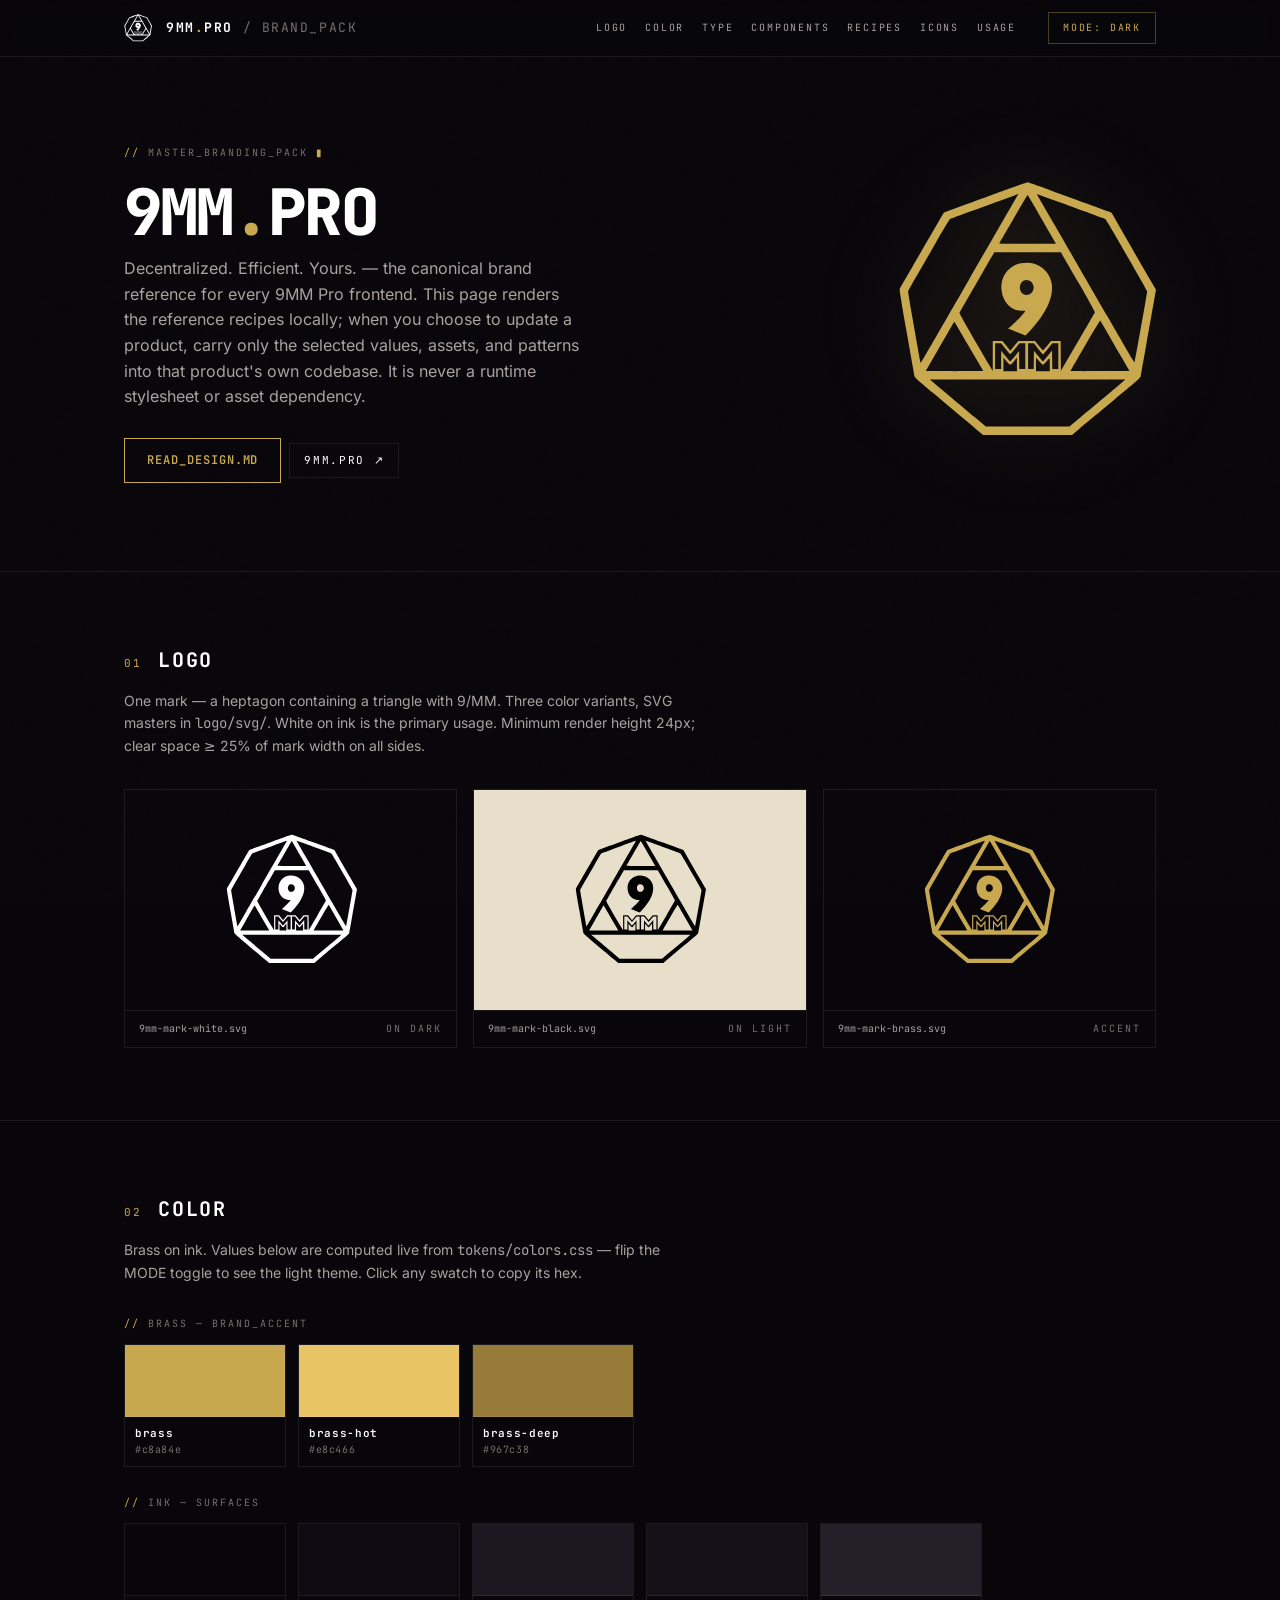
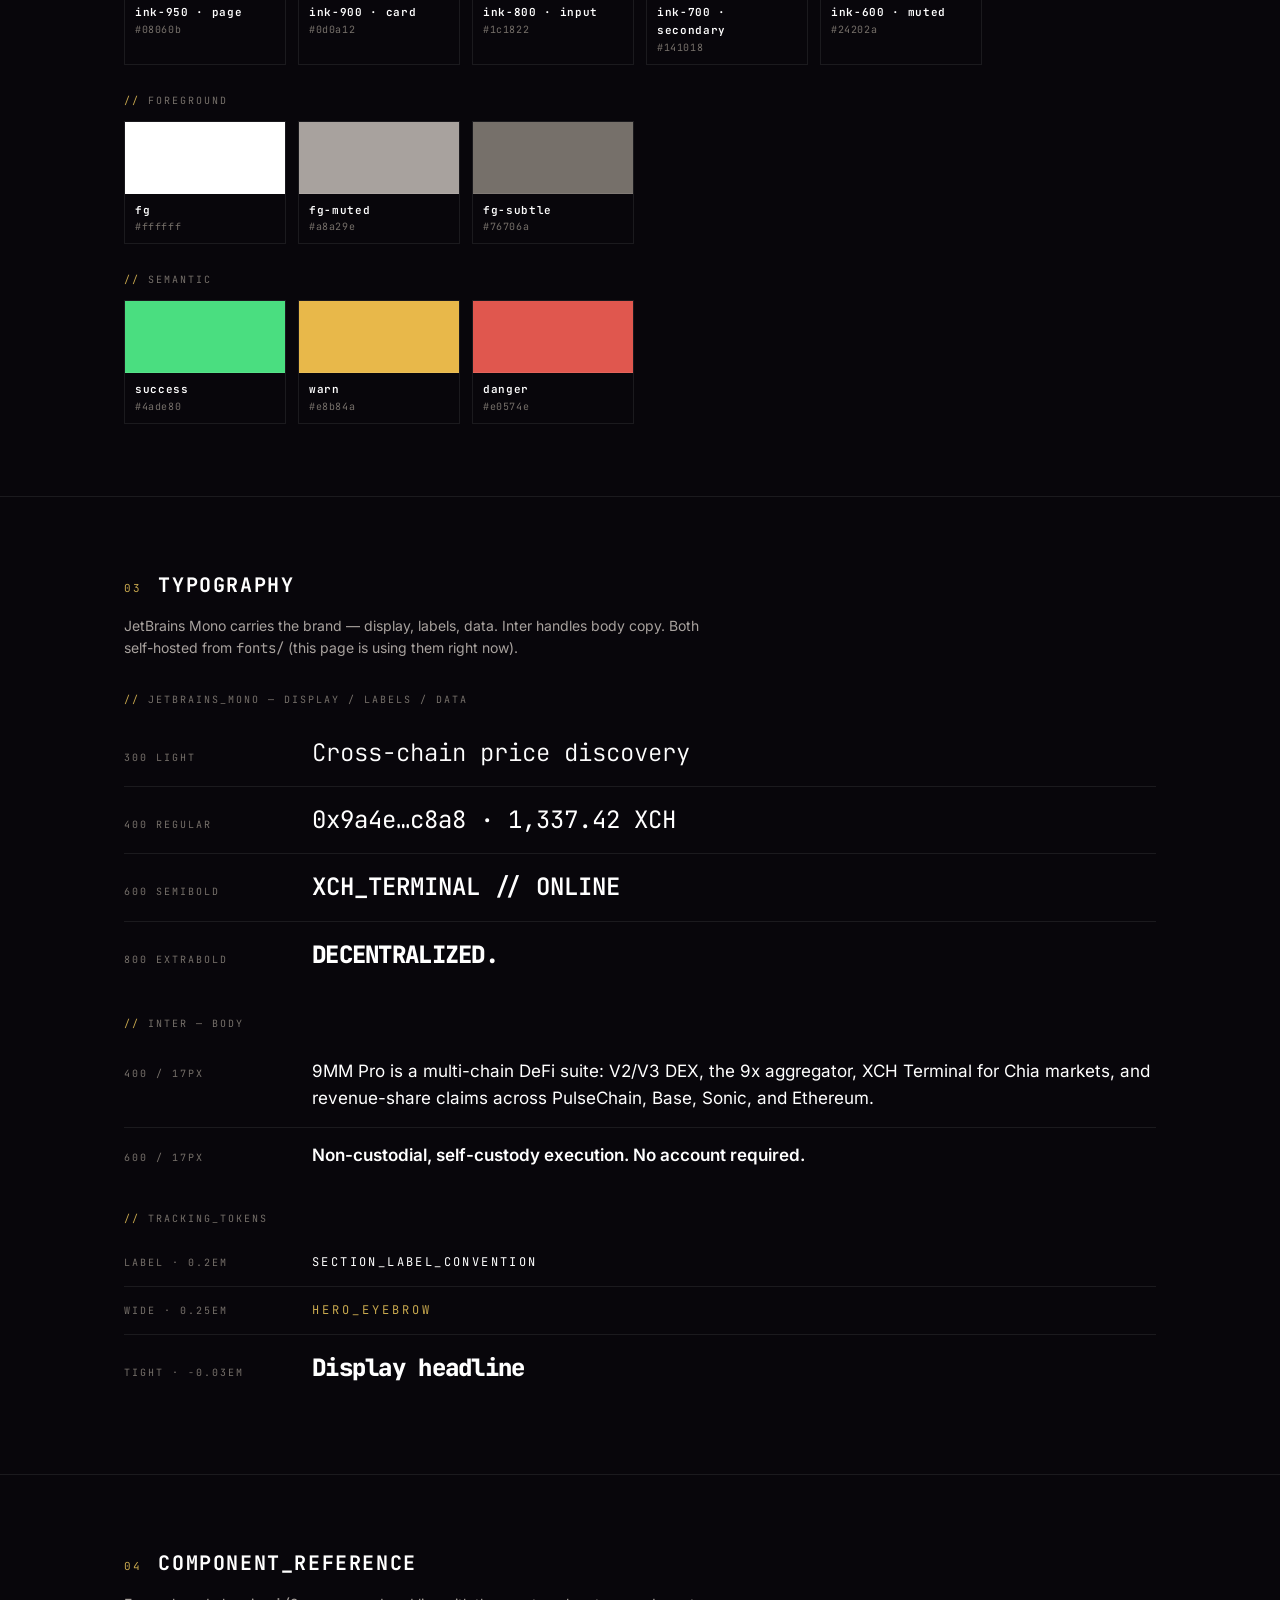
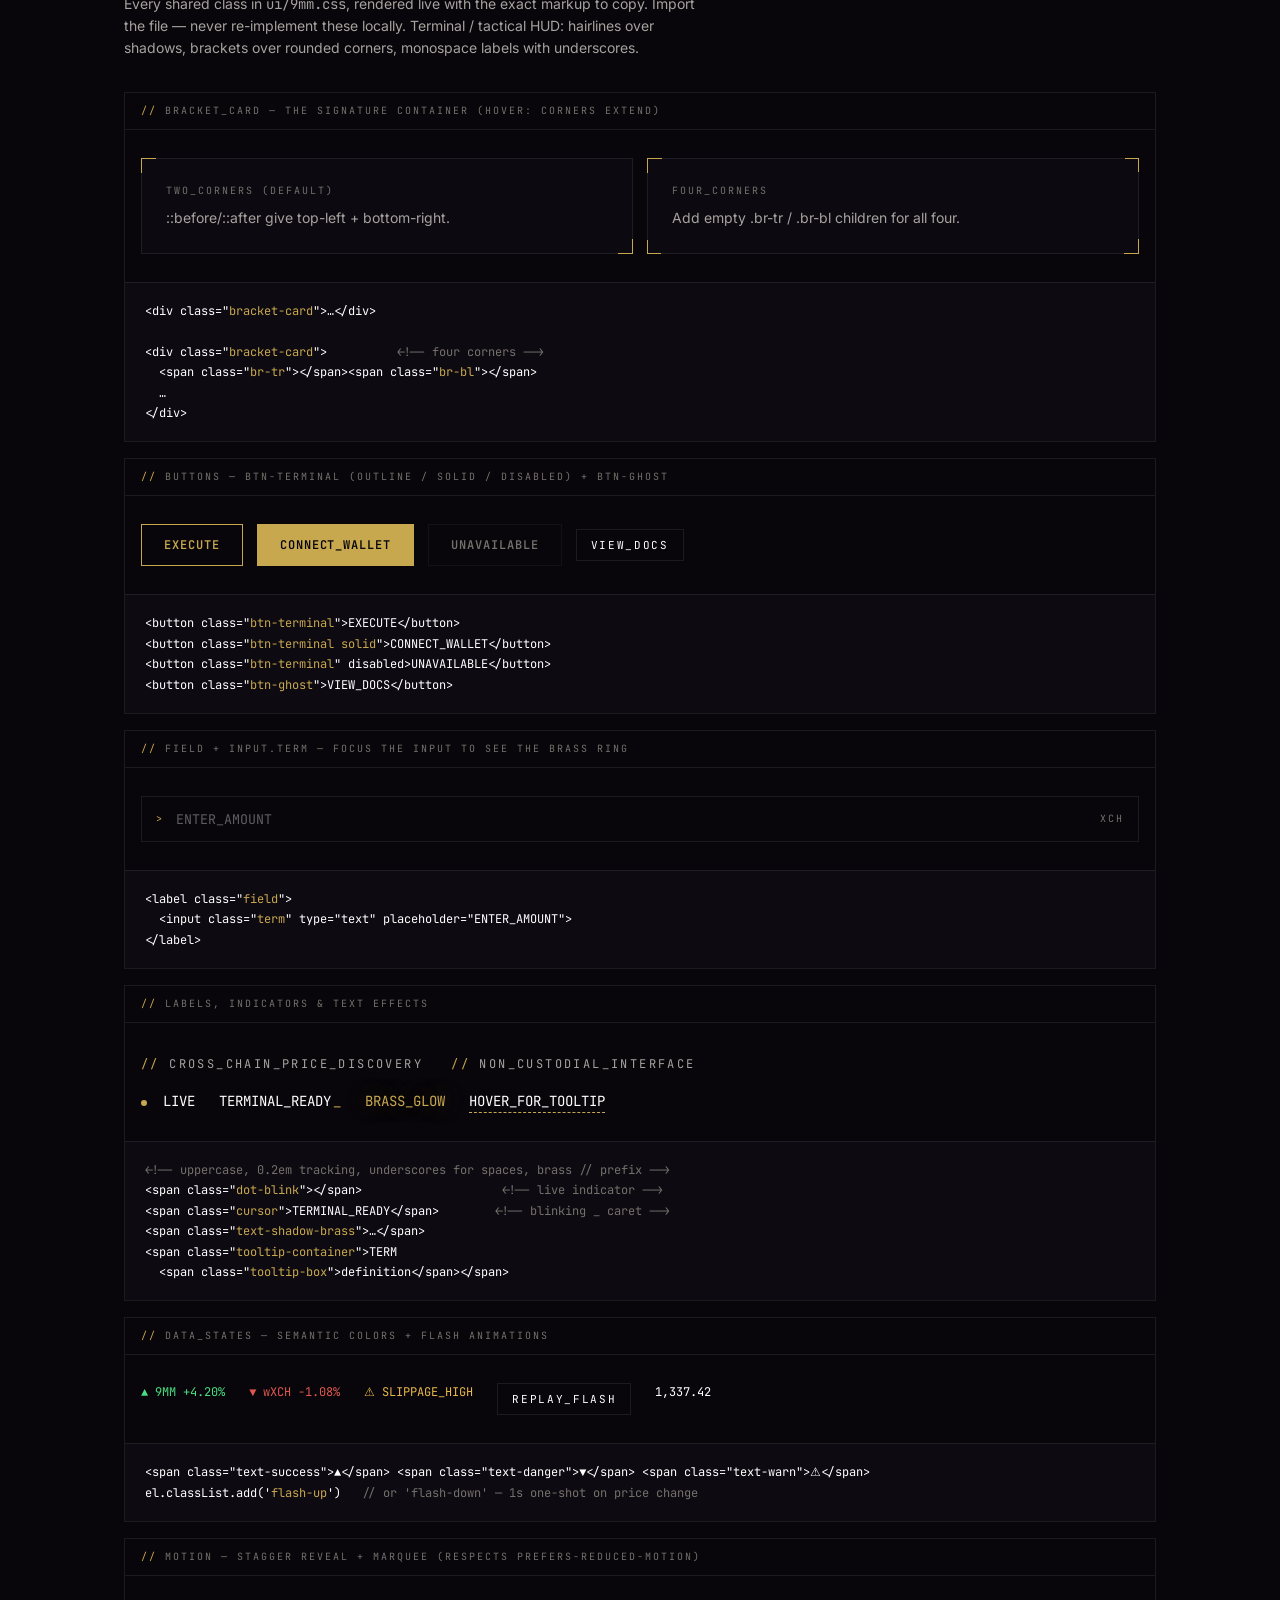
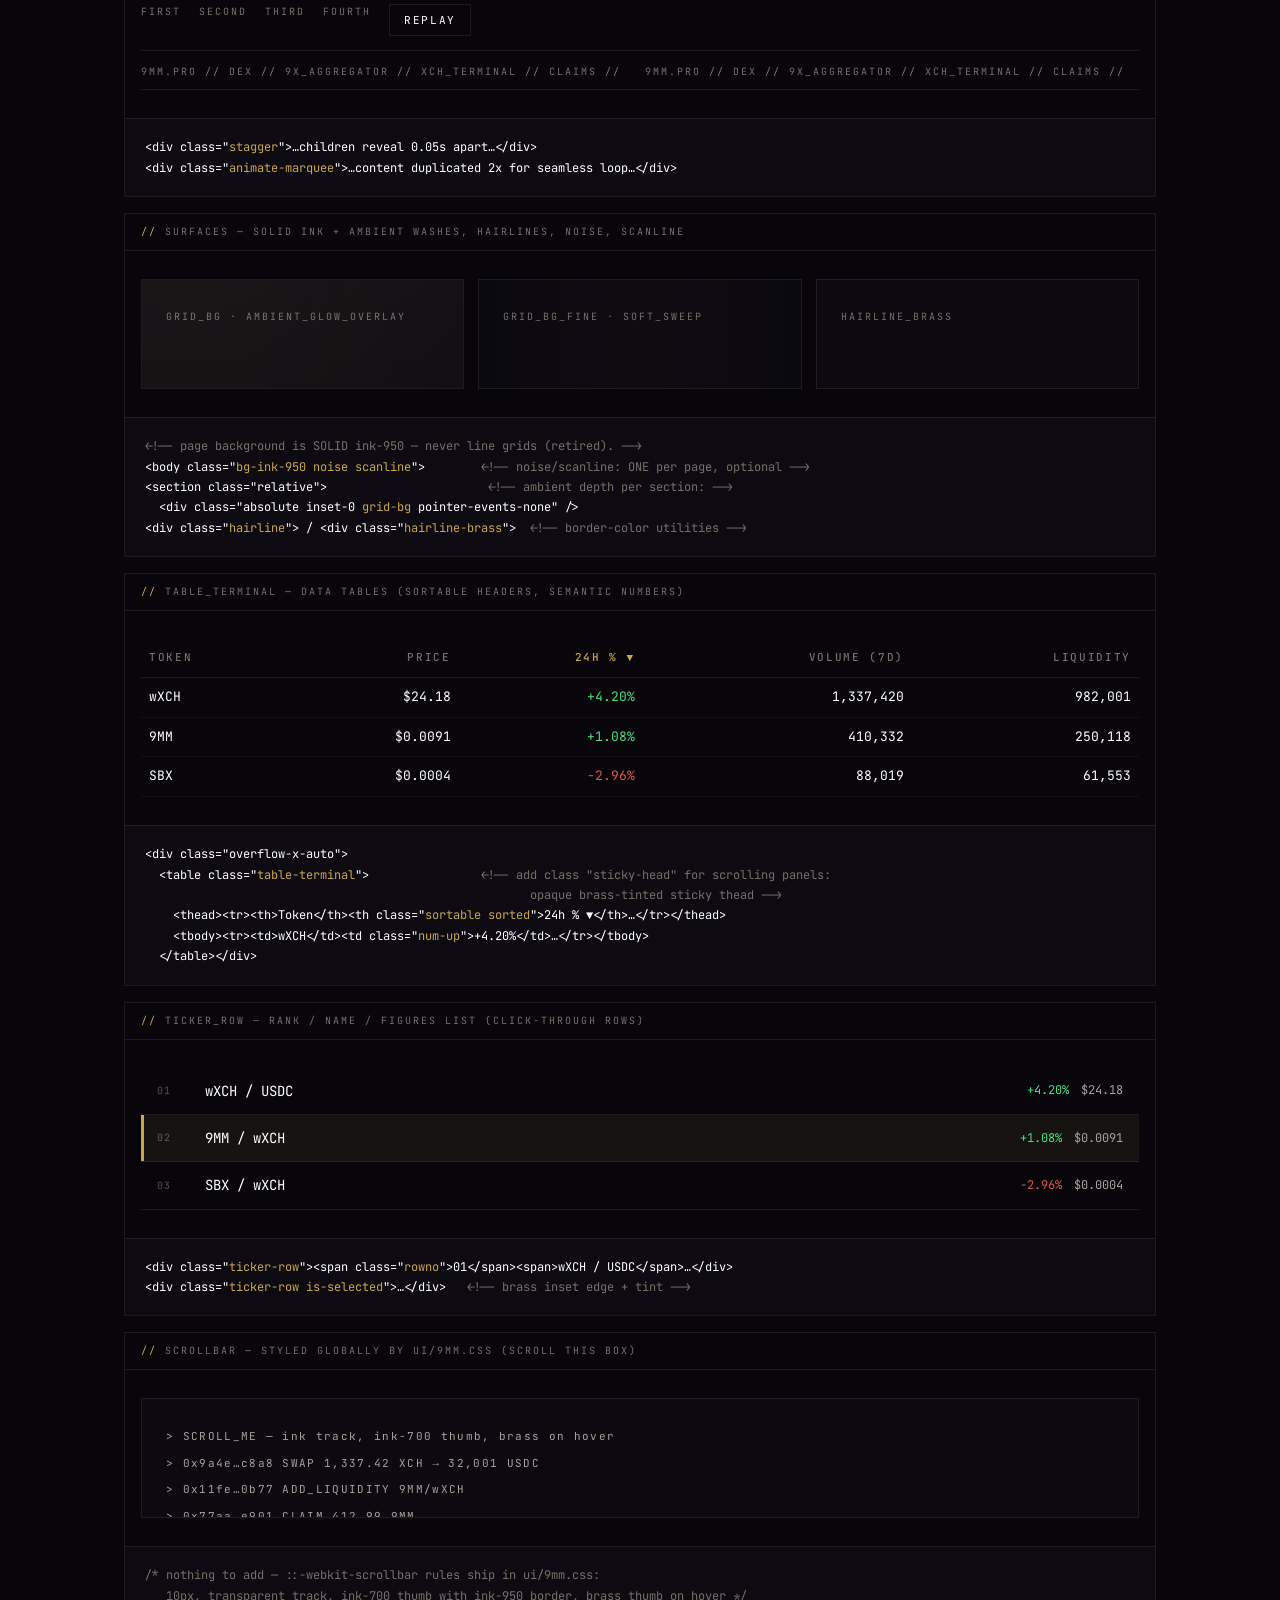
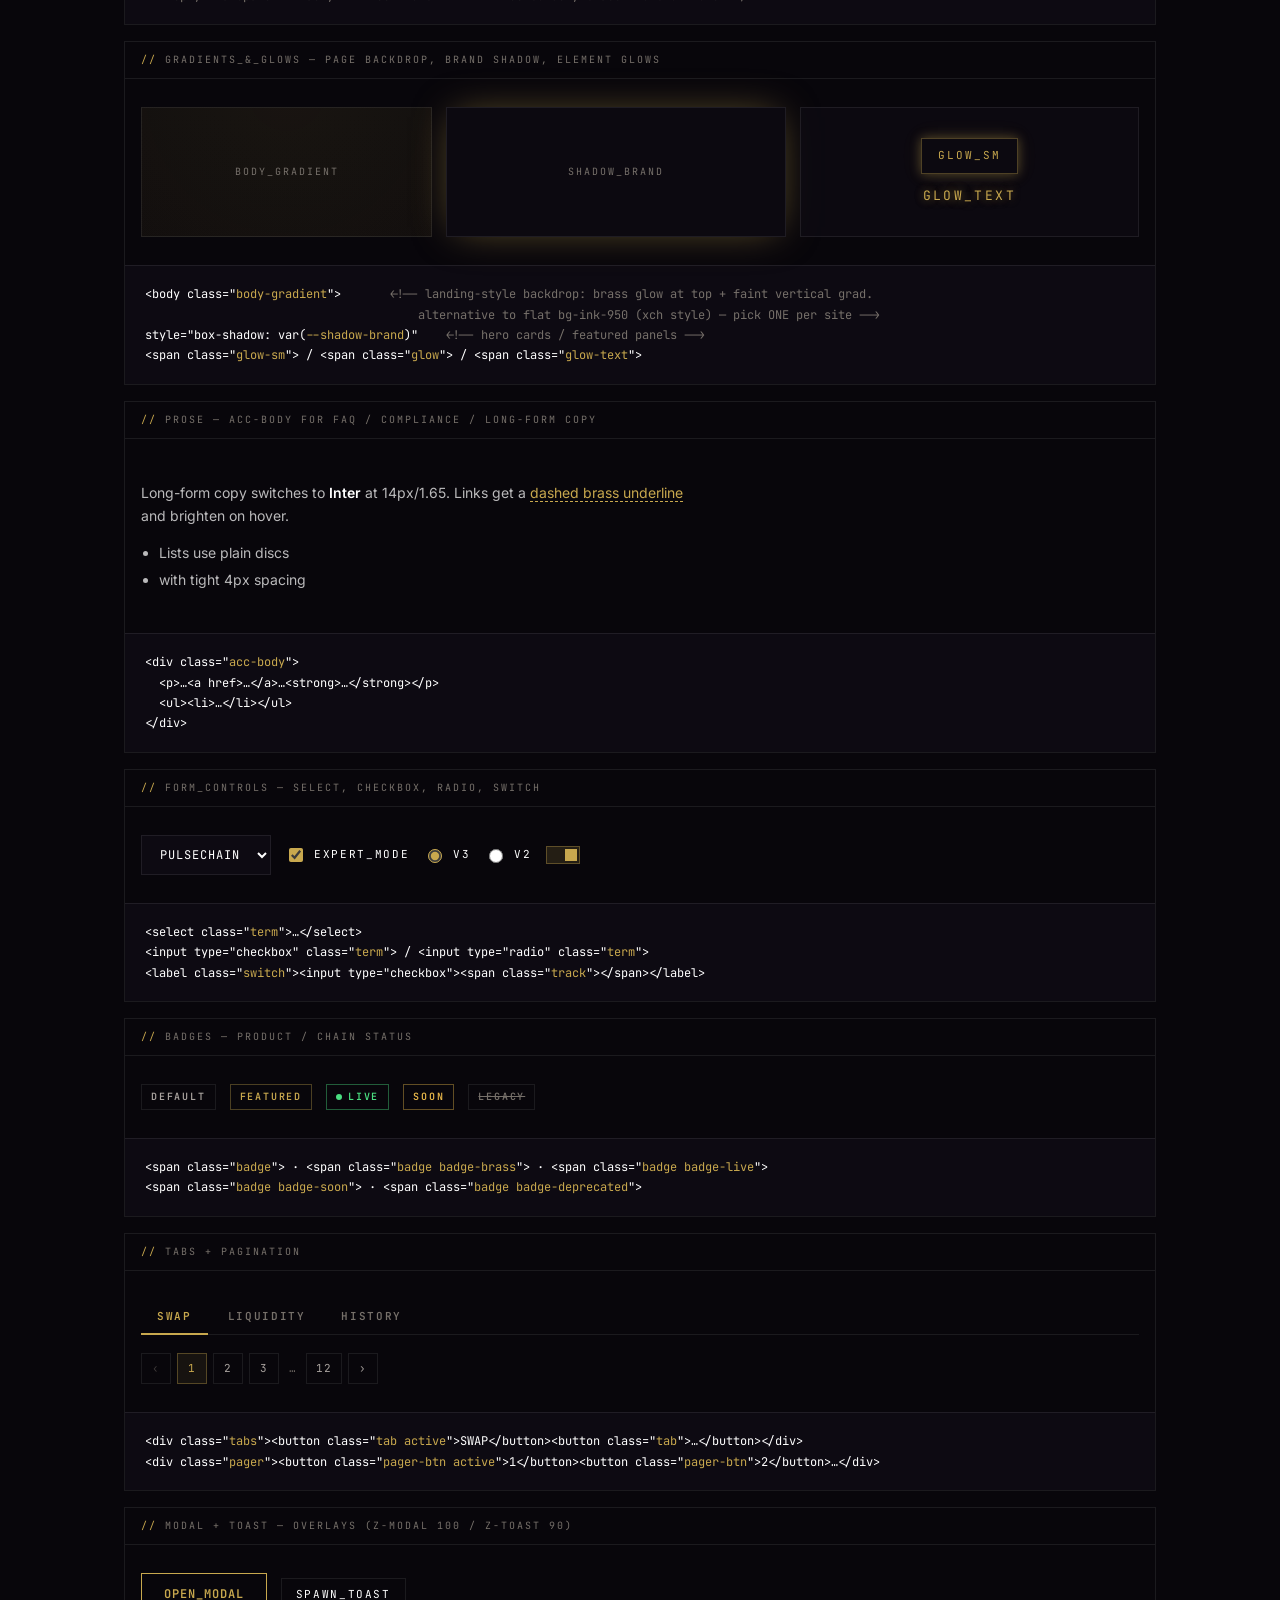
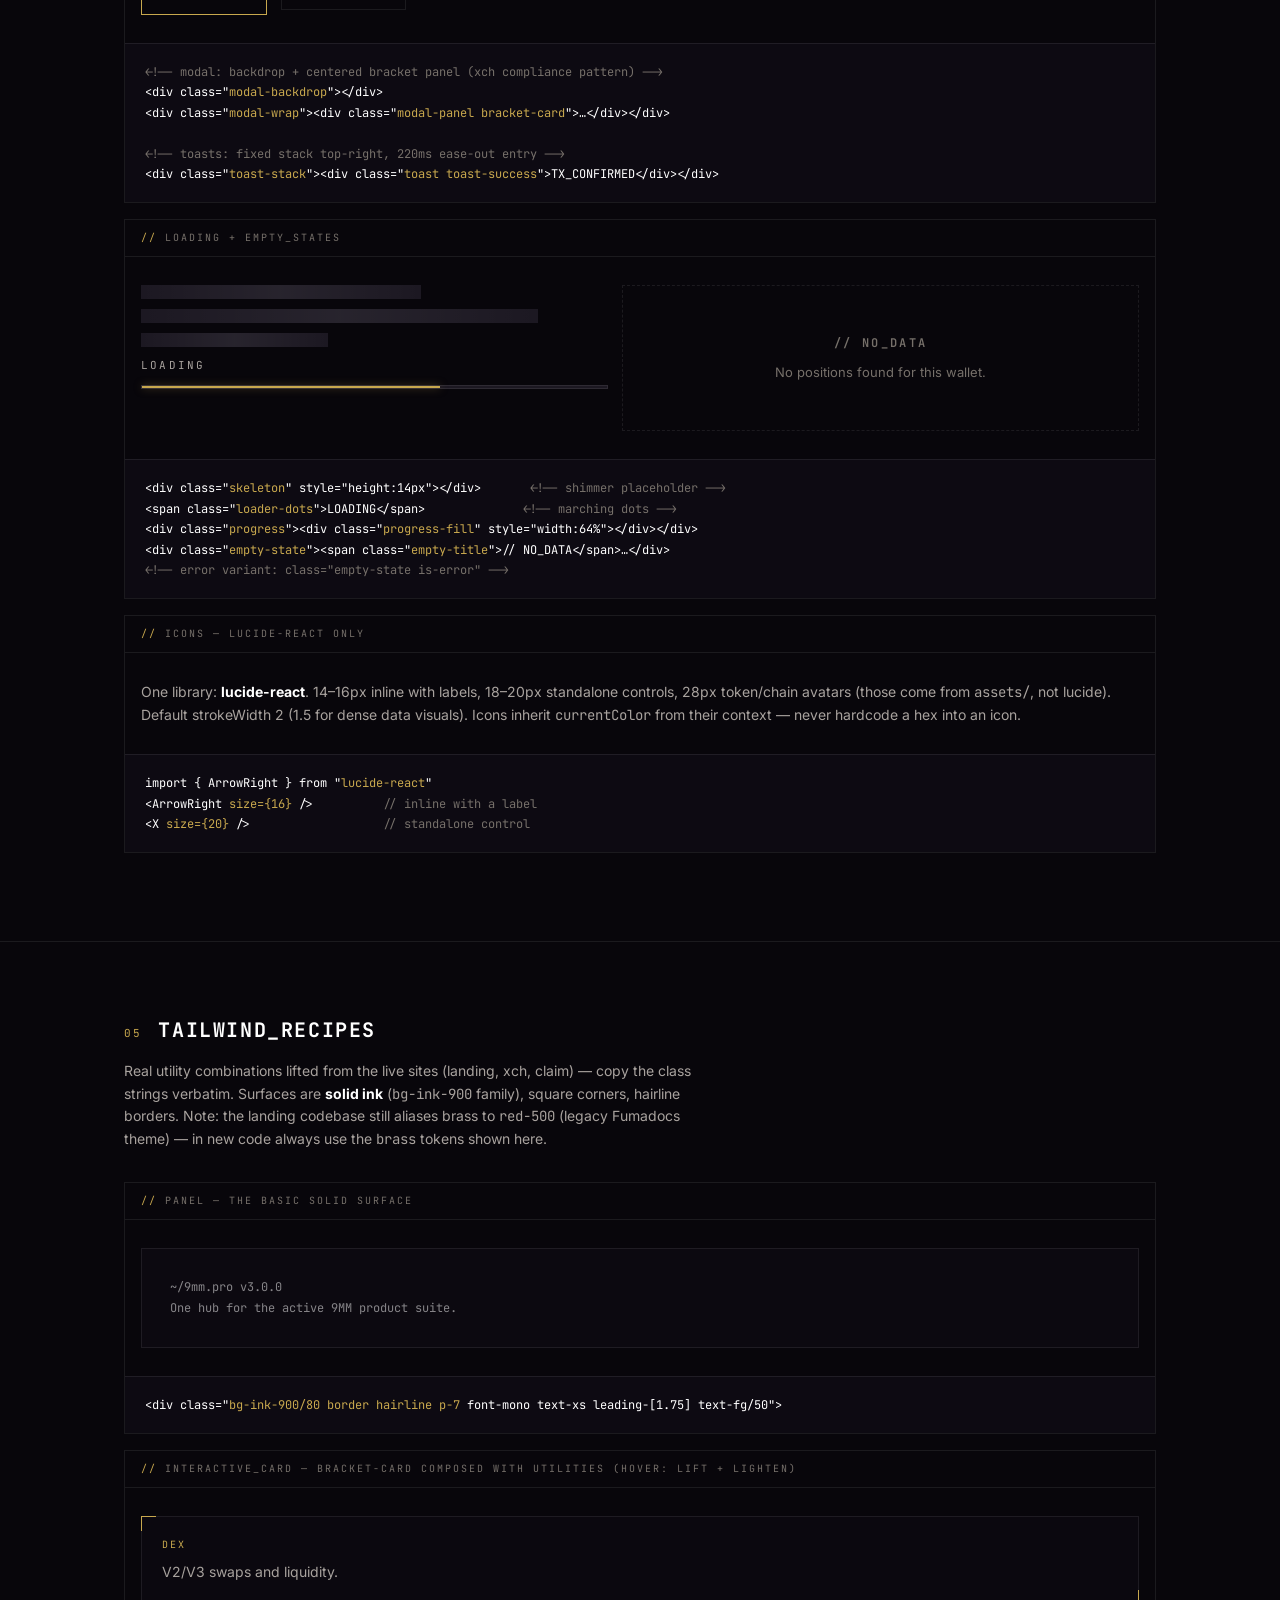
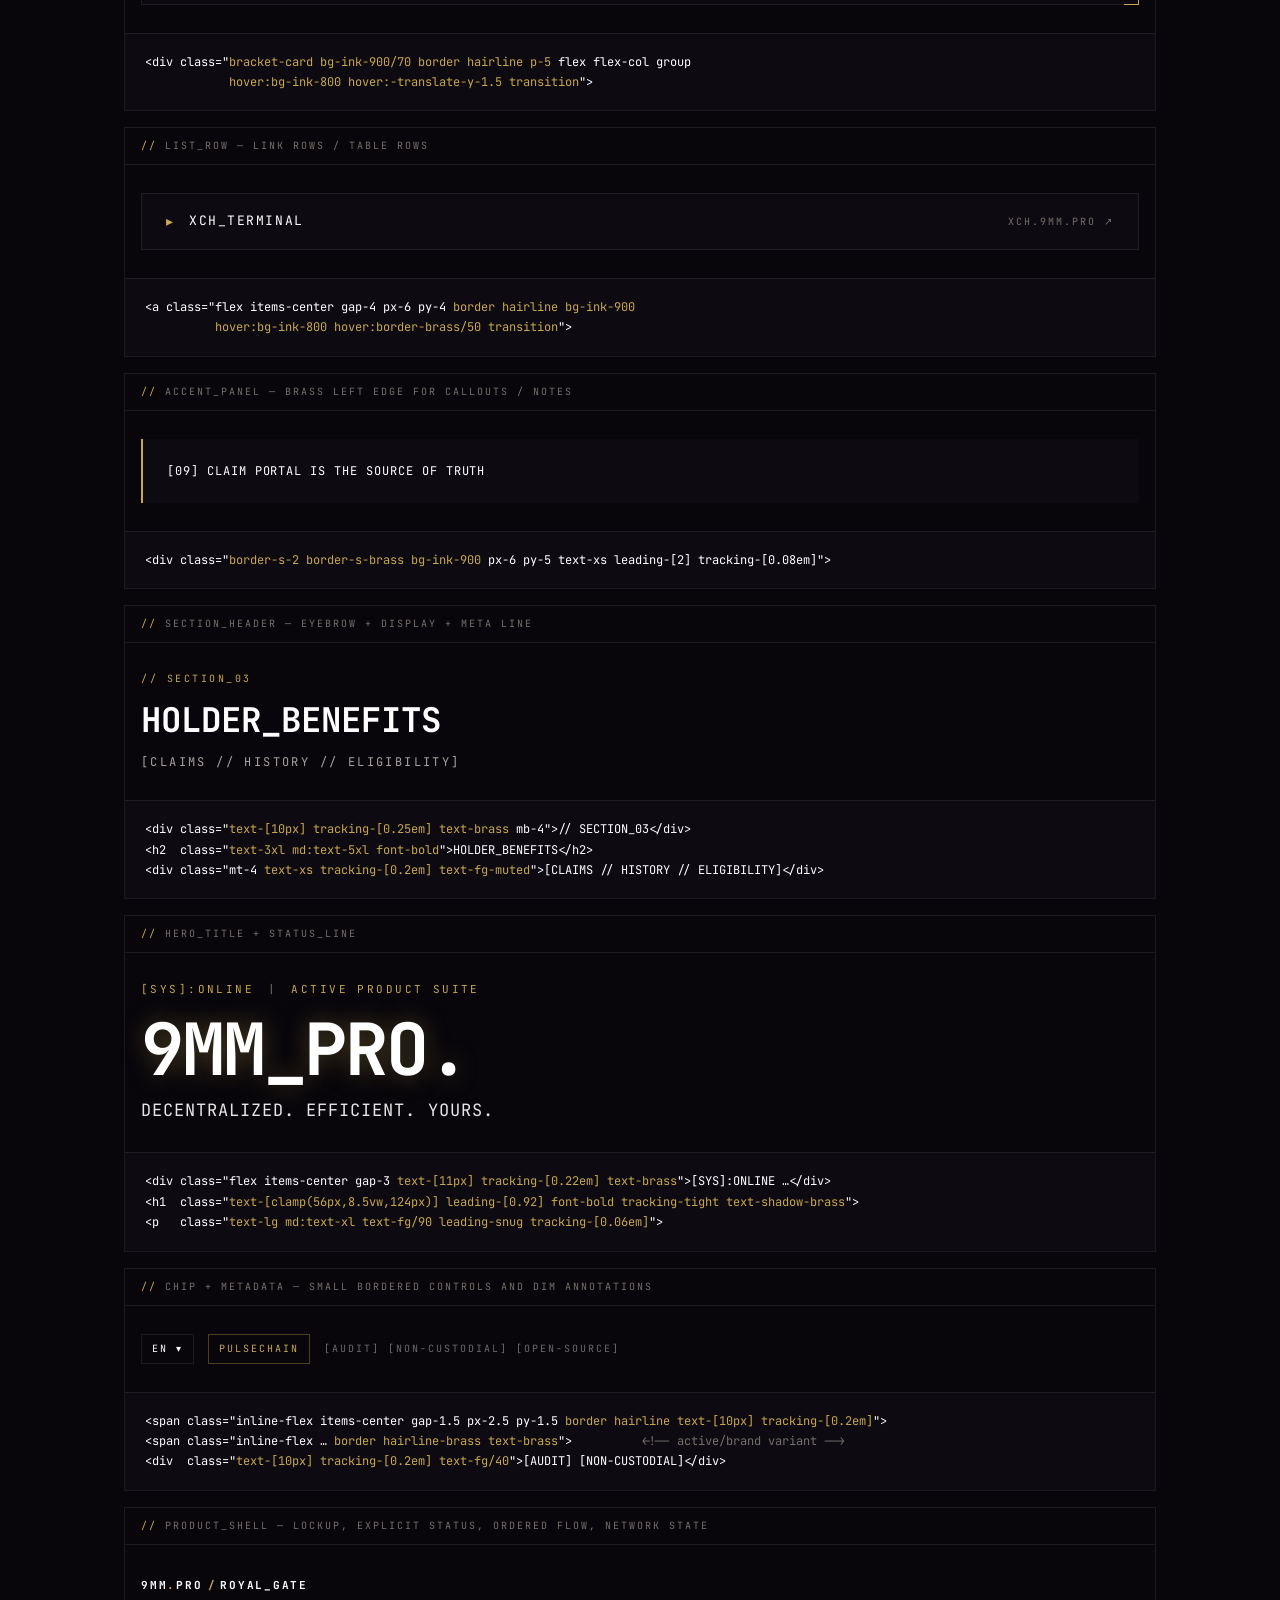
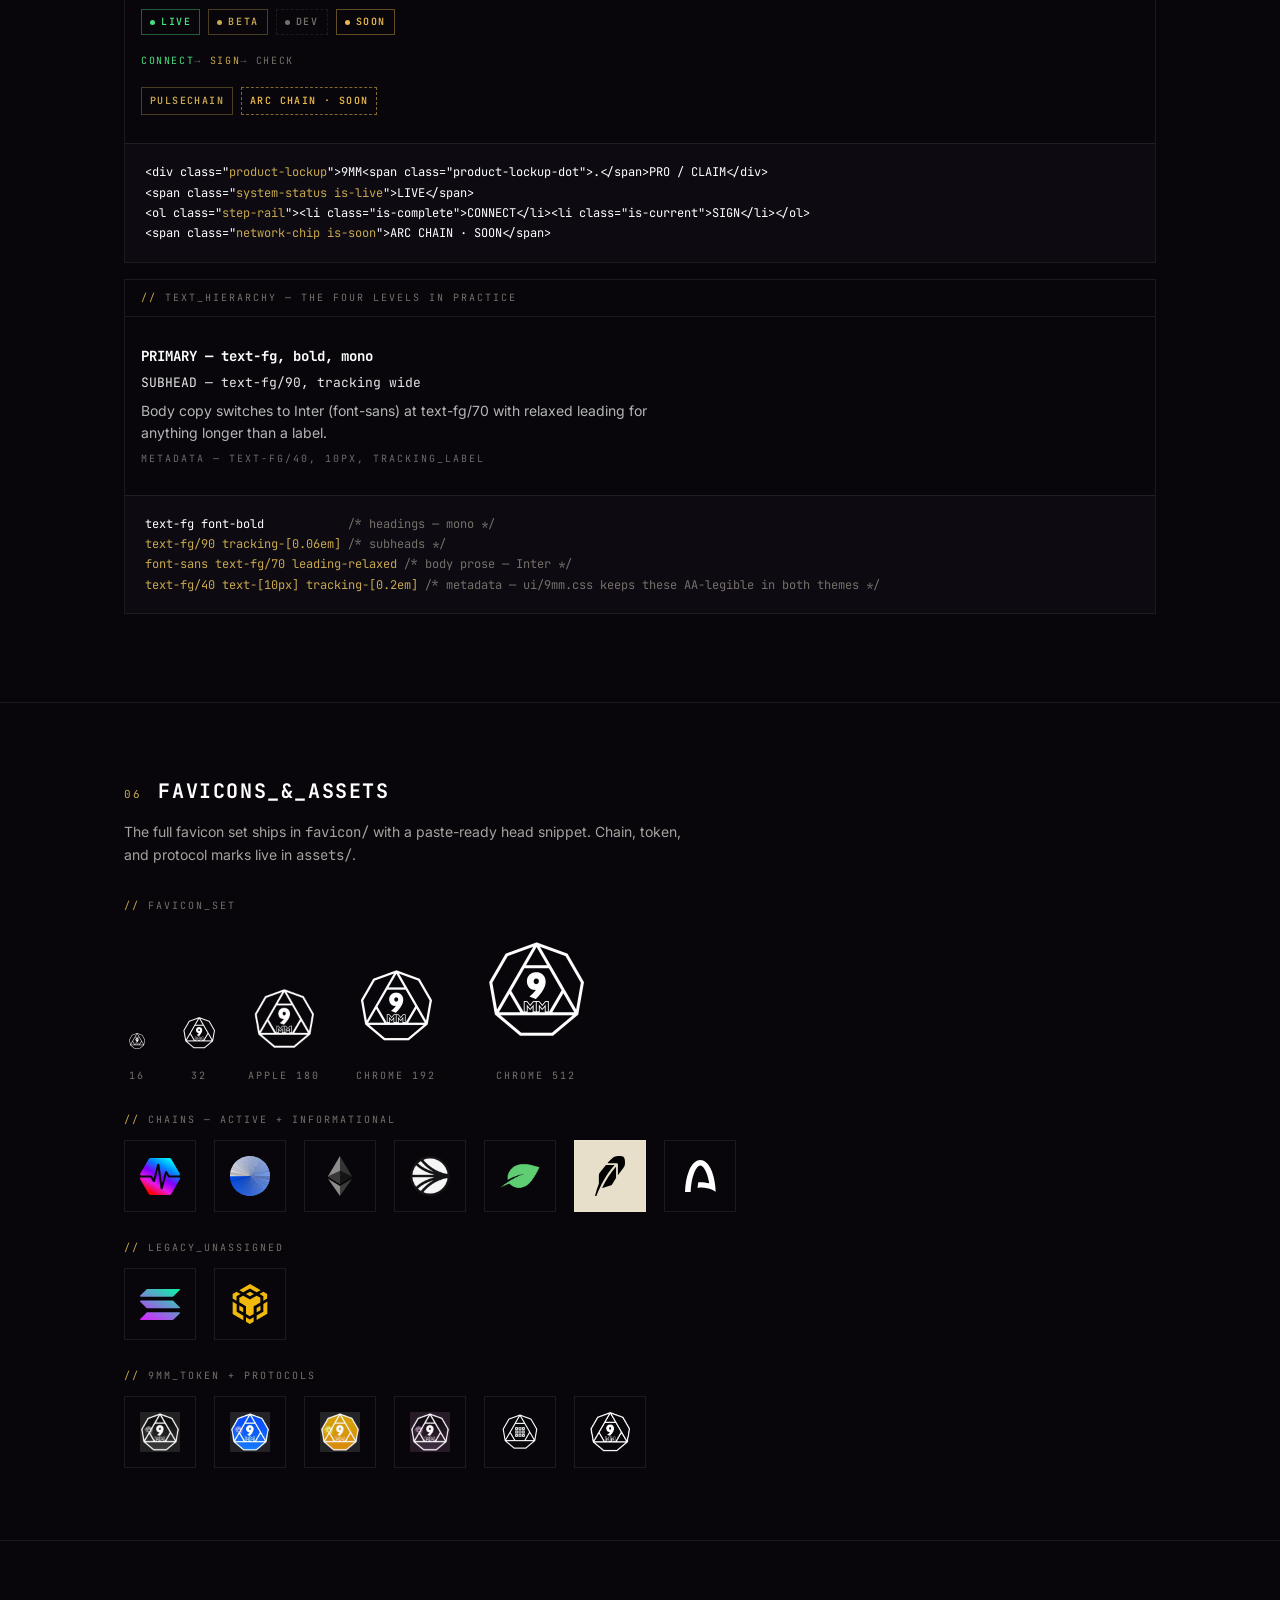
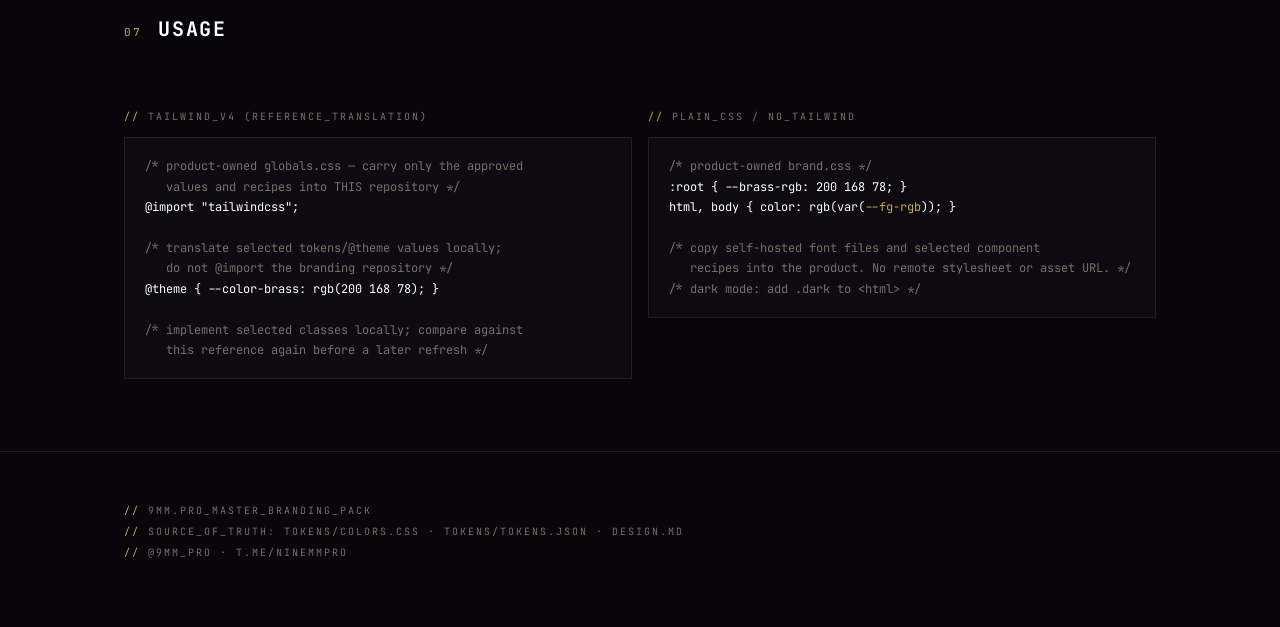
<file: index.html>
<!DOCTYPE html>
<html lang="en" class="dark">
<head>
<meta charset="UTF-8">
<meta name="viewport" content="width=device-width, initial-scale=1.0">
<title>9MM.PRO — Brand Pack</title>
<link rel="icon" type="image/png" sizes="32x32" href="favicon/favicon-32x32.png">
<link rel="stylesheet" href="fonts/fonts.css">
<link rel="stylesheet" href="ui/9mm.css">
<style>
  /* ── page chrome only — all brand components (.bracket-card, .btn-terminal,
       .grid-bg, .scanline, .noise, .stagger, …) come from ui/9mm.css ── */
  * { box-sizing: border-box; }
  html { scroll-behavior: smooth; }
  body { margin: 0; font-size: 14px; line-height: 1.6; }

  a { color: var(--color-brass); text-decoration: none; }
  a:hover { color: var(--color-brass-hot); }
  code, pre { font-family: var(--font-mono); }

  .wrap { max-width: 1080px; margin: 0 auto; padding: 0 24px; }

  /* labels */
  .label {
    font-size: 10px; letter-spacing: .2em; text-transform: uppercase;
    color: var(--color-fg-subtle);
  }
  .label .tick { color: var(--color-brass); }

  /* ── header ── */
  header {
    position: sticky; top: 0; z-index: 40;
    background: rgb(var(--ink-950-rgb) / .85); backdrop-filter: blur(8px);
    border-bottom: 1px solid var(--hairline);
  }
  header .wrap { display: flex; align-items: center; gap: 14px; height: 56px; }
  header img { height: 28px; width: 28px; }
  .lockup { font-weight: 700; font-size: 13px; letter-spacing: .12em; }
  .lockup .dot { color: var(--color-brass); }
  .lockup .sub { color: var(--color-fg-subtle); font-weight: 400; }
  header nav { margin-left: auto; display: flex; gap: 18px; }
  header nav a { font-size: 10px; letter-spacing: .18em; color: var(--color-fg-muted); }
  header nav a:hover { color: var(--color-brass); }
  @media (max-width: 760px) { header nav { display: none; } }

  /* theme toggle */
  .toggle {
    margin-left: 18px; cursor: pointer; user-select: none;
    font: inherit; font-size: 10px; letter-spacing: .18em; text-transform: uppercase;
    color: var(--color-brass); background: transparent;
    border: 1px solid var(--hairline-brass); padding: 7px 14px;
    transition: all .2s;
  }
  .toggle:hover { box-shadow: var(--shadow-brand); color: var(--color-brass-hot); }

  /* ── hero ── */
  .hero { position: relative; overflow: hidden; border-bottom: 1px solid var(--hairline); }
  .hero .wrap {
    display: grid; grid-template-columns: 1fr auto; align-items: center; gap: 40px;
    padding-top: 88px; padding-bottom: 88px;
  }
  @media (max-width: 760px) { .hero .wrap { grid-template-columns: 1fr; } .hero-mark { order: -1; } }
  .hero h1 {
    margin: 18px 0 10px; font-size: clamp(36px, 6vw, 64px); font-weight: 800;
    letter-spacing: -0.03em; line-height: 1.05;
  }
  .hero h1 .dot { color: var(--color-brass); }
  .tagline { font-family: var(--font-sans); font-size: 16px; color: var(--color-fg-muted); max-width: 46ch; margin: 0 0 28px; }
  .hero-mark img { width: clamp(160px, 22vw, 260px); filter: drop-shadow(0 0 40px rgb(var(--brass-rgb) / .25)); }

  /* ── sections ── */
  section { padding: 72px 0; border-bottom: 1px solid var(--hairline); }
  .sec-head { display: flex; align-items: baseline; gap: 16px; margin-bottom: 36px; }
  .sec-head h2 { margin: 0; font-size: 20px; font-weight: 700; letter-spacing: .08em; }
  .sec-head .idx { color: var(--color-brass); font-size: 11px; letter-spacing: .2em; }
  .sec-note { font-family: var(--font-sans); color: var(--color-fg-muted); max-width: 64ch; margin: -22px 0 32px; }

  /* page-level card framing for demo tiles (the brackets themselves come
     from ui/9mm.css .bracket-card). Solid ink-900 surface = current site style. */
  .demo-card { padding: 24px; border: 1px solid var(--hairline); background: rgb(var(--ink-900-rgb) / 0.8); }

  /* ── logo section ── */
  .logo-grid { display: grid; grid-template-columns: repeat(3, 1fr); gap: 16px; }
  @media (max-width: 760px) { .logo-grid { grid-template-columns: 1fr; } }
  .logo-tile { display: flex; flex-direction: column; gap: 0; border: 1px solid var(--hairline); }
  .logo-tile .stage { display: grid; place-items: center; height: 220px; }
  .logo-tile img { height: 132px; }
  .logo-tile .meta { border-top: 1px solid var(--hairline); padding: 10px 14px; display: flex; justify-content: space-between; gap: 8px; }
  .logo-tile .meta code { font-size: 10px; color: var(--color-fg-muted); }
  .stage.on-ink { background: #08060b; }
  .stage.on-paper { background: #e7dfc9; }

  /* ── color swatches ── */
  .pal-label { margin: 28px 0 12px; }
  .swatches { display: grid; grid-template-columns: repeat(auto-fill, minmax(150px, 1fr)); gap: 12px; }
  .swatch { border: 1px solid var(--hairline); cursor: pointer; transition: border-color .2s; }
  .swatch:hover { border-color: var(--hairline-brass); }
  .swatch .chip { height: 72px; border-bottom: 1px solid var(--hairline); }
  .swatch .info { padding: 8px 10px; }
  .swatch .nm { font-size: 11px; font-weight: 600; letter-spacing: .06em; }
  .swatch .hx { font-size: 10px; color: var(--color-fg-subtle); letter-spacing: .06em; }
  .swatch.copied .hx { color: var(--color-success); }

  /* ── typography ── */
  .type-row { display: grid; grid-template-columns: 170px 1fr; gap: 18px; align-items: baseline; padding: 14px 0; border-bottom: 1px solid var(--hairline); }
  .type-row:last-child { border-bottom: 0; }
  @media (max-width: 600px) { .type-row { grid-template-columns: 1fr; gap: 4px; } }
  .spec-mono { font-size: 24px; }
  .spec-sans { font-family: var(--font-sans); font-size: 17px; }

  /* ── design language demos ── */
  .demo-grid { display: grid; grid-template-columns: repeat(auto-fit, minmax(280px, 1fr)); gap: 16px; }
  .ticker { font-size: 12px; display: flex; gap: 24px; flex-wrap: wrap; }
  .up { color: var(--color-success); } .down { color: var(--color-danger); } .wn { color: var(--color-warn); }
  /* per-component example block: live demo + the markup to copy */
  .ex { border: 1px solid var(--hairline); margin-bottom: 16px; }
  .ex .ex-head { display: flex; justify-content: space-between; gap: 12px; padding: 10px 16px; border-bottom: 1px solid var(--hairline); }
  .ex .ex-demo { padding: 28px 16px; display: flex; flex-wrap: wrap; align-items: center; gap: 14px; }
  .ex pre { border: 0; border-top: 1px solid var(--hairline); }
  .marquee-clip { overflow: hidden; white-space: nowrap; width: 100%; }
  .marquee-clip > div { display: inline-block; }

  /* ── favicon / assets ── */
  .icon-row { display: flex; align-items: flex-end; gap: 28px; flex-wrap: wrap; }
  .icon-cell { text-align: center; }
  .icon-cell .label { display: block; margin-top: 8px; }
  .asset-row { display: flex; gap: 18px; flex-wrap: wrap; align-items: center; }
  .asset-cell { display: grid; place-items: center; width: 72px; height: 72px; border: 1px solid var(--hairline); }
  .asset-cell img { max-width: 40px; max-height: 40px; }
  /* white-on-transparent artwork always sits on a fixed ink chip so it
     stays visible in light mode */
  .ink-chip { background: #08060b; }
  img.ink-chip { padding: 5px; }

  /* ── code blocks ── */
  pre {
    margin: 0; padding: 18px 20px; overflow-x: auto; font-size: 12px; line-height: 1.7;
    background: var(--color-ink-900); border: 1px solid var(--hairline);
  }
  pre .c { color: var(--color-fg-subtle); } pre .k { color: var(--color-brass); }

  footer { padding: 48px 0 64px; }
  footer .label { line-height: 2.1; }
</style>
</head>
<body class="noise">

<header>
  <div class="wrap">
    <img src="logo/svg/9mm-mark-white.svg" alt="" class="mark-themed">
    <div class="lockup">9MM<span class="dot">.</span>PRO <span class="sub">/ BRAND_PACK</span></div>
    <nav>
      <a href="#logo">LOGO</a>
      <a href="#color">COLOR</a>
      <a href="#type">TYPE</a>
      <a href="#lang">COMPONENTS</a>
      <a href="#recipes">RECIPES</a>
      <a href="#icons">ICONS</a>
      <a href="#usage">USAGE</a>
    </nav>
    <button class="toggle" id="themeToggle" type="button">MODE: DARK</button>
  </div>
</header>

<div class="hero">
  <div class="wrap">
    <div class="stagger">
      <div class="label"><span class="tick">//</span> MASTER_BRANDING_PACK <span class="animate-blink" style="color:var(--color-brass)">▮</span></div>
      <h1>9MM<span class="dot">.</span>PRO</h1>
      <p class="tagline">Decentralized. Efficient. Yours. — the canonical brand reference
      for every 9MM Pro frontend. This page renders the reference recipes locally;
      when you choose to update a product, carry only the selected values, assets, and
      patterns into that product's own codebase.
      It is never a runtime stylesheet or asset dependency.</p>
      <div>
        <a class="btn-terminal" href="DESIGN.md">READ_DESIGN.MD</a>
        <a class="btn-ghost" href="https://9mm.pro">9MM.PRO ↗</a>
      </div>
    </div>
    <div class="hero-mark">
      <img src="logo/svg/9mm-mark-brass.svg" alt="9MM mark">
    </div>
  </div>
</div>

<section id="logo">
  <div class="wrap">
    <div class="sec-head"><span class="idx">01</span><h2>LOGO</h2></div>
    <p class="sec-note">One mark — a heptagon containing a triangle with 9/MM. Three color variants,
    SVG masters in <code>logo/svg/</code>. White on ink is the primary usage. Minimum render height 24px;
    clear space ≥ 25% of mark width on all sides.</p>
    <div class="logo-grid">
      <div class="logo-tile">
        <div class="stage on-ink"><img src="logo/svg/9mm-mark-white.svg" alt="white mark on ink"></div>
        <div class="meta"><code>9mm-mark-white.svg</code><span class="label">ON DARK</span></div>
      </div>
      <div class="logo-tile">
        <div class="stage on-paper"><img src="logo/svg/9mm-mark-black.svg" alt="black mark on parchment"></div>
        <div class="meta"><code>9mm-mark-black.svg</code><span class="label">ON LIGHT</span></div>
      </div>
      <div class="logo-tile">
        <div class="stage on-ink"><img src="logo/svg/9mm-mark-brass.svg" alt="brass mark on ink"></div>
        <div class="meta"><code>9mm-mark-brass.svg</code><span class="label">ACCENT</span></div>
      </div>
    </div>
  </div>
</section>

<section id="color">
  <div class="wrap">
    <div class="sec-head"><span class="idx">02</span><h2>COLOR</h2></div>
    <p class="sec-note">Brass on ink. Values below are computed live from <code>tokens/colors.css</code> —
    flip the MODE toggle to see the light theme. Click any swatch to copy its hex.</p>

    <div class="label pal-label"><span class="tick">//</span> BRASS — BRAND_ACCENT</div>
    <div class="swatches">
      <div class="swatch" data-rgb="--brass-rgb"><div class="chip" style="background:var(--color-brass)"></div><div class="info"><div class="nm">brass</div><div class="hx"></div></div></div>
      <div class="swatch" data-rgb="--brass-hot-rgb"><div class="chip" style="background:var(--color-brass-hot)"></div><div class="info"><div class="nm">brass-hot</div><div class="hx"></div></div></div>
      <div class="swatch" data-rgb="--brass-deep-rgb"><div class="chip" style="background:var(--color-brass-deep)"></div><div class="info"><div class="nm">brass-deep</div><div class="hx"></div></div></div>
    </div>

    <div class="label pal-label"><span class="tick">//</span> INK — SURFACES</div>
    <div class="swatches">
      <div class="swatch" data-rgb="--ink-950-rgb"><div class="chip" style="background:var(--color-ink-950)"></div><div class="info"><div class="nm">ink-950 · page</div><div class="hx"></div></div></div>
      <div class="swatch" data-rgb="--ink-900-rgb"><div class="chip" style="background:var(--color-ink-900)"></div><div class="info"><div class="nm">ink-900 · card</div><div class="hx"></div></div></div>
      <div class="swatch" data-rgb="--ink-800-rgb"><div class="chip" style="background:var(--color-ink-800)"></div><div class="info"><div class="nm">ink-800 · input</div><div class="hx"></div></div></div>
      <div class="swatch" data-rgb="--ink-700-rgb"><div class="chip" style="background:var(--color-ink-700)"></div><div class="info"><div class="nm">ink-700 · secondary</div><div class="hx"></div></div></div>
      <div class="swatch" data-rgb="--ink-600-rgb"><div class="chip" style="background:var(--color-ink-600)"></div><div class="info"><div class="nm">ink-600 · muted</div><div class="hx"></div></div></div>
    </div>

    <div class="label pal-label"><span class="tick">//</span> FOREGROUND</div>
    <div class="swatches">
      <div class="swatch" data-rgb="--fg-rgb"><div class="chip" style="background:var(--color-fg)"></div><div class="info"><div class="nm">fg</div><div class="hx"></div></div></div>
      <div class="swatch" data-rgb="--fg-muted-rgb"><div class="chip" style="background:var(--color-fg-muted)"></div><div class="info"><div class="nm">fg-muted</div><div class="hx"></div></div></div>
      <div class="swatch" data-rgb="--fg-subtle-rgb"><div class="chip" style="background:var(--color-fg-subtle)"></div><div class="info"><div class="nm">fg-subtle</div><div class="hx"></div></div></div>
    </div>

    <div class="label pal-label"><span class="tick">//</span> SEMANTIC</div>
    <div class="swatches">
      <div class="swatch" data-rgb="--success-rgb"><div class="chip" style="background:var(--color-success)"></div><div class="info"><div class="nm">success</div><div class="hx"></div></div></div>
      <div class="swatch" data-rgb="--warn-rgb"><div class="chip" style="background:var(--color-warn)"></div><div class="info"><div class="nm">warn</div><div class="hx"></div></div></div>
      <div class="swatch" data-rgb="--danger-rgb"><div class="chip" style="background:var(--color-danger)"></div><div class="info"><div class="nm">danger</div><div class="hx"></div></div></div>
    </div>
  </div>
</section>

<section id="type">
  <div class="wrap">
    <div class="sec-head"><span class="idx">03</span><h2>TYPOGRAPHY</h2></div>
    <p class="sec-note">JetBrains Mono carries the brand — display, labels, data. Inter handles body copy.
    Both self-hosted from <code>fonts/</code> (this page is using them right now).</p>

    <div class="label pal-label"><span class="tick">//</span> JETBRAINS_MONO — DISPLAY / LABELS / DATA</div>
    <div>
      <div class="type-row"><span class="label">300 LIGHT</span><span class="spec-mono" style="font-weight:300">Cross-chain price discovery</span></div>
      <div class="type-row"><span class="label">400 REGULAR</span><span class="spec-mono" style="font-weight:400">0x9a4e…c8a8 · 1,337.42 XCH</span></div>
      <div class="type-row"><span class="label">600 SEMIBOLD</span><span class="spec-mono" style="font-weight:600">XCH_TERMINAL // ONLINE</span></div>
      <div class="type-row"><span class="label">800 EXTRABOLD</span><span class="spec-mono" style="font-weight:800; letter-spacing:-0.03em">DECENTRALIZED.</span></div>
    </div>

    <div class="label pal-label"><span class="tick">//</span> INTER — BODY</div>
    <div>
      <div class="type-row"><span class="label">400 / 17PX</span><span class="spec-sans">9MM Pro is a multi-chain DeFi suite: V2/V3 DEX, the 9x aggregator, XCH Terminal for Chia markets, and revenue-share claims across PulseChain, Base, Sonic, and Ethereum.</span></div>
      <div class="type-row"><span class="label">600 / 17PX</span><span class="spec-sans" style="font-weight:600">Non-custodial, self-custody execution. No account required.</span></div>
    </div>

    <div class="label pal-label"><span class="tick">//</span> TRACKING_TOKENS</div>
    <div>
      <div class="type-row"><span class="label">LABEL · 0.2EM</span><span style="letter-spacing:.2em; font-size:12px">SECTION_LABEL_CONVENTION</span></div>
      <div class="type-row"><span class="label">WIDE · 0.25EM</span><span style="letter-spacing:.25em; font-size:12px; color:var(--color-brass)">HERO_EYEBROW</span></div>
      <div class="type-row"><span class="label">TIGHT · -0.03EM</span><span style="letter-spacing:-0.03em; font-size:24px; font-weight:800">Display headline</span></div>
    </div>
  </div>
</section>

<section id="lang">
  <div class="wrap">
    <div class="sec-head"><span class="idx">04</span><h2>COMPONENT_REFERENCE</h2></div>
    <p class="sec-note">Every shared class in <code>ui/9mm.css</code>, rendered live with the exact
    markup to copy. Import the file — never re-implement these locally. Terminal / tactical HUD:
    hairlines over shadows, brackets over rounded corners, monospace labels with underscores.</p>

    <div class="ex">
      <div class="ex-head"><span class="label"><span class="tick">//</span> BRACKET_CARD — the signature container (hover: corners extend)</span></div>
      <div class="ex-demo">
        <div class="bracket-card demo-card" style="flex:1; min-width:240px">
          <div class="label" style="margin-bottom:8px">TWO_CORNERS (DEFAULT)</div>
          <p style="font-family:var(--font-sans); color:var(--color-fg-muted); margin:0">::before/::after give top-left + bottom-right.</p>
        </div>
        <div class="bracket-card demo-card" style="flex:1; min-width:240px">
          <span class="br-tr"></span><span class="br-bl"></span>
          <div class="label" style="margin-bottom:8px">FOUR_CORNERS</div>
          <p style="font-family:var(--font-sans); color:var(--color-fg-muted); margin:0">Add empty .br-tr / .br-bl children for all four.</p>
        </div>
      </div>
<pre>&lt;div class="<span class="k">bracket-card</span>"&gt;…&lt;/div&gt;

&lt;div class="<span class="k">bracket-card</span>"&gt;          <span class="c">&lt;!-- four corners --&gt;</span>
  &lt;span class="<span class="k">br-tr</span>"&gt;&lt;/span&gt;&lt;span class="<span class="k">br-bl</span>"&gt;&lt;/span&gt;
  …
&lt;/div&gt;</pre>
    </div>

    <div class="ex">
      <div class="ex-head"><span class="label"><span class="tick">//</span> BUTTONS — btn-terminal (outline / solid / disabled) + btn-ghost</span></div>
      <div class="ex-demo">
        <button class="btn-terminal" type="button">EXECUTE</button>
        <button class="btn-terminal solid" type="button">CONNECT_WALLET</button>
        <button class="btn-terminal" type="button" disabled>UNAVAILABLE</button>
        <button class="btn-ghost" type="button">VIEW_DOCS</button>
      </div>
<pre>&lt;button class="<span class="k">btn-terminal</span>"&gt;EXECUTE&lt;/button&gt;
&lt;button class="<span class="k">btn-terminal solid</span>"&gt;CONNECT_WALLET&lt;/button&gt;
&lt;button class="<span class="k">btn-terminal</span>" disabled&gt;UNAVAILABLE&lt;/button&gt;
&lt;button class="<span class="k">btn-ghost</span>"&gt;VIEW_DOCS&lt;/button&gt;</pre>
    </div>

    <div class="ex">
      <div class="ex-head"><span class="label"><span class="tick">//</span> FIELD + INPUT.TERM — focus the input to see the brass ring</span></div>
      <div class="ex-demo">
        <label class="field" style="flex:1; min-width:260px">
          <span class="label" style="color:var(--color-brass)">&gt;</span>
          <input class="term" type="text" placeholder="ENTER_AMOUNT" style="flex:1">
          <span class="label">XCH</span>
        </label>
      </div>
<pre>&lt;label class="<span class="k">field</span>"&gt;
  &lt;input class="<span class="k">term</span>" type="text" placeholder="ENTER_AMOUNT"&gt;
&lt;/label&gt;</pre>
    </div>

    <div class="ex">
      <div class="ex-head"><span class="label"><span class="tick">//</span> LABELS, INDICATORS &amp; TEXT EFFECTS</span></div>
      <div class="ex-demo" style="display:block">
        <div style="font-size:12px; letter-spacing:.2em; line-height:2.2; color:var(--color-fg-muted)">
          <span style="color:var(--color-brass)">//</span> CROSS_CHAIN_PRICE_DISCOVERY &nbsp;
          <span style="color:var(--color-brass)">//</span> NON_CUSTODIAL_INTERFACE
        </div>
        <div style="display:flex; gap:24px; align-items:center; margin-top:12px; flex-wrap:wrap">
          <span><span class="dot-blink"></span>&nbsp; LIVE</span>
          <span class="cursor">TERMINAL_READY</span>
          <span class="text-shadow-brass" style="color:var(--color-brass)">BRASS_GLOW</span>
          <span class="tooltip-container" style="border-bottom:1px dashed var(--color-brass)">HOVER_FOR_TOOLTIP
            <span class="tooltip-box">Ink panel, brass border, 10.5px mono. Use for term definitions and data provenance.</span>
          </span>
        </div>
      </div>
<pre><span class="c">&lt;!-- uppercase, 0.2em tracking, underscores for spaces, brass // prefix --&gt;</span>
&lt;span class="<span class="k">dot-blink</span>"&gt;&lt;/span&gt;                    <span class="c">&lt;!-- live indicator --&gt;</span>
&lt;span class="<span class="k">cursor</span>"&gt;TERMINAL_READY&lt;/span&gt;        <span class="c">&lt;!-- blinking _ caret --&gt;</span>
&lt;span class="<span class="k">text-shadow-brass</span>"&gt;…&lt;/span&gt;
&lt;span class="<span class="k">tooltip-container</span>"&gt;TERM
  &lt;span class="<span class="k">tooltip-box</span>"&gt;definition&lt;/span&gt;&lt;/span&gt;</pre>
    </div>

    <div class="ex">
      <div class="ex-head"><span class="label"><span class="tick">//</span> DATA_STATES — semantic colors + flash animations</span></div>
      <div class="ex-demo">
        <div class="ticker">
          <span class="up">▲ 9MM +4.20%</span>
          <span class="down">▼ wXCH −1.08%</span>
          <span class="wn">⚠ SLIPPAGE_HIGH</span>
          <button class="btn-ghost" type="button" id="flashDemo">REPLAY_FLASH</button>
          <span id="flashTarget" style="font-variant-numeric:tabular-nums">1,337.42</span>
        </div>
      </div>
<pre>&lt;span class="text-success"&gt;▲&lt;/span&gt; &lt;span class="text-danger"&gt;▼&lt;/span&gt; &lt;span class="text-warn"&gt;⚠&lt;/span&gt;
el.classList.add('<span class="k">flash-up</span>')   <span class="c">// or 'flash-down' — 1s one-shot on price change</span></pre>
    </div>

    <div class="ex">
      <div class="ex-head"><span class="label"><span class="tick">//</span> MOTION — stagger reveal + marquee (respects prefers-reduced-motion)</span></div>
      <div class="ex-demo" style="display:block">
        <div class="stagger" id="staggerDemo" style="display:flex; gap:18px; flex-wrap:wrap; margin-bottom:14px">
          <span class="label">FIRST</span><span class="label">SECOND</span><span class="label">THIRD</span><span class="label">FOURTH</span>
          <button class="btn-ghost" type="button" id="staggerReplay" style="animation:none; opacity:1">REPLAY</button>
        </div>
        <div class="marquee-clip hairline" style="border-top-width:1px; border-bottom-width:1px; border-top-style:solid; border-bottom-style:solid; padding:8px 0">
          <div class="animate-marquee label">9MM.PRO // DEX // 9X_AGGREGATOR // XCH_TERMINAL // CLAIMS // &nbsp; 9MM.PRO // DEX // 9X_AGGREGATOR // XCH_TERMINAL // CLAIMS // &nbsp;</div>
        </div>
      </div>
<pre>&lt;div class="<span class="k">stagger</span>"&gt;…children reveal 0.05s apart…&lt;/div&gt;
&lt;div class="<span class="k">animate-marquee</span>"&gt;…content duplicated 2x for seamless loop…&lt;/div&gt;</pre>
    </div>

    <div class="ex">
      <div class="ex-head"><span class="label"><span class="tick">//</span> SURFACES — solid ink + ambient washes, hairlines, noise, scanline</span></div>
      <div class="ex-demo">
        <div class="demo-card" style="flex:1; min-width:200px; height:110px; position:relative; overflow:hidden">
          <div class="grid-bg" style="position:absolute; inset:0; pointer-events:none"></div>
          <span class="label">GRID_BG · AMBIENT_GLOW_OVERLAY</span>
        </div>
        <div class="demo-card" style="flex:1; min-width:200px; height:110px; position:relative; overflow:hidden">
          <div class="grid-bg-fine" style="position:absolute; inset:0; pointer-events:none"></div>
          <span class="label">GRID_BG_FINE · SOFT_SWEEP</span>
        </div>
        <div class="demo-card hairline-brass" style="flex:1; min-width:200px; height:110px"><span class="label">HAIRLINE_BRASS</span></div>
      </div>
<pre><span class="c">&lt;!-- page background is SOLID ink-950 — never line grids (retired). --&gt;</span>
&lt;body class="<span class="k">bg-ink-950 noise scanline</span>"&gt;        <span class="c">&lt;!-- noise/scanline: ONE per page, optional --&gt;</span>
&lt;section class="relative"&gt;                       <span class="c">&lt;!-- ambient depth per section: --&gt;</span>
  &lt;div class="absolute inset-0 <span class="k">grid-bg</span> pointer-events-none" /&gt;
&lt;div class="<span class="k">hairline</span>"&gt; / &lt;div class="<span class="k">hairline-brass</span>"&gt;  <span class="c">&lt;!-- border-color utilities --&gt;</span></pre>
    </div>

    <div class="ex">
      <div class="ex-head"><span class="label"><span class="tick">//</span> TABLE_TERMINAL — data tables (sortable headers, semantic numbers)</span></div>
      <div class="ex-demo" style="display:block">
        <div style="overflow-x:auto">
          <table class="table-terminal">
            <thead><tr>
              <th>Token</th>
              <th class="sortable">Price</th>
              <th class="sortable sorted">24h % ▼</th>
              <th class="sortable">Volume (7d)</th>
              <th class="sortable">Liquidity</th>
            </tr></thead>
            <tbody>
              <tr><td>wXCH</td><td>$24.18</td><td class="num-up">+4.20%</td><td>1,337,420</td><td>982,001</td></tr>
              <tr><td>9MM</td><td>$0.0091</td><td class="num-up">+1.08%</td><td>410,332</td><td>250,118</td></tr>
              <tr><td>SBX</td><td>$0.0004</td><td class="num-down">−2.96%</td><td>88,019</td><td>61,553</td></tr>
            </tbody>
          </table>
        </div>
      </div>
<pre>&lt;div class="overflow-x-auto"&gt;
  &lt;table class="<span class="k">table-terminal</span>"&gt;                <span class="c">&lt;!-- add class "sticky-head" for scrolling panels:
                                                       opaque brass-tinted sticky thead --&gt;</span>
    &lt;thead&gt;&lt;tr&gt;&lt;th&gt;Token&lt;/th&gt;&lt;th class="<span class="k">sortable sorted</span>"&gt;24h % ▼&lt;/th&gt;…&lt;/tr&gt;&lt;/thead&gt;
    &lt;tbody&gt;&lt;tr&gt;&lt;td&gt;wXCH&lt;/td&gt;&lt;td class="<span class="k">num-up</span>"&gt;+4.20%&lt;/td&gt;…&lt;/tr&gt;&lt;/tbody&gt;
  &lt;/table&gt;&lt;/div&gt;</pre>
    </div>

    <div class="ex">
      <div class="ex-head"><span class="label"><span class="tick">//</span> TICKER_ROW — rank / name / figures list (click-through rows)</span></div>
      <div class="ex-demo" style="display:block">
        <div class="ticker-row"><span class="rowno">01</span><span>wXCH / USDC</span><span class="up" style="font-size:12px">+4.20%</span><span style="font-size:12px; color:var(--color-fg-muted)">$24.18</span></div>
        <div class="ticker-row is-selected"><span class="rowno">02</span><span>9MM / wXCH</span><span class="up" style="font-size:12px">+1.08%</span><span style="font-size:12px; color:var(--color-fg-muted)">$0.0091</span></div>
        <div class="ticker-row"><span class="rowno">03</span><span>SBX / wXCH</span><span class="down" style="font-size:12px">−2.96%</span><span style="font-size:12px; color:var(--color-fg-muted)">$0.0004</span></div>
      </div>
<pre>&lt;div class="<span class="k">ticker-row</span>"&gt;&lt;span class="<span class="k">rowno</span>"&gt;01&lt;/span&gt;&lt;span&gt;wXCH / USDC&lt;/span&gt;…&lt;/div&gt;
&lt;div class="<span class="k">ticker-row is-selected</span>"&gt;…&lt;/div&gt;   <span class="c">&lt;!-- brass inset edge + tint --&gt;</span></pre>
    </div>

    <div class="ex">
      <div class="ex-head"><span class="label"><span class="tick">//</span> SCROLLBAR — styled globally by ui/9mm.css (scroll this box)</span></div>
      <div class="ex-demo" style="display:block">
        <div class="demo-card" style="height:120px; overflow-y:auto; font-size:11px; letter-spacing:.12em; line-height:2.4; color:var(--color-fg-muted)">
          &gt; SCROLL_ME — ink track, ink-700 thumb, brass on hover<br>
          &gt; 0x9a4e…c8a8 SWAP 1,337.42 XCH → 32,001 USDC<br>
          &gt; 0x11fe…0b77 ADD_LIQUIDITY 9MM/wXCH<br>
          &gt; 0x77aa…e901 CLAIM 412.99 9MM<br>
          &gt; 0x3c01…aa19 SWAP 88.10 XCH → 2,130 USDC<br>
          &gt; 0xfe92…1d20 REMOVE_LIQUIDITY SBX/wXCH<br>
          &gt; 0x5b77…c001 SWAP 9,000 9MM → 81.9 XCH<br>
          &gt; EOF_
        </div>
      </div>
<pre><span class="c">/* nothing to add — ::-webkit-scrollbar rules ship in ui/9mm.css:
   10px, transparent track, ink-700 thumb with ink-950 border, brass thumb on hover */</span></pre>
    </div>

    <div class="ex">
      <div class="ex-head"><span class="label"><span class="tick">//</span> GRADIENTS_&amp;_GLOWS — page backdrop, brand shadow, element glows</span></div>
      <div class="ex-demo">
        <div class="body-gradient" style="flex:1; min-width:200px; height:130px; border:1px solid var(--hairline); display:grid; place-items:center"><span class="label">BODY_GRADIENT</span></div>
        <div class="demo-card" style="flex:1; min-width:200px; height:130px; display:grid; place-items:center; box-shadow:var(--shadow-brand)"><span class="label">SHADOW_BRAND</span></div>
        <div class="demo-card" style="flex:1; min-width:200px; height:130px; display:grid; place-items:center; gap:0">
          <span class="glow-sm" style="border:1px solid var(--hairline-brass); padding:8px 16px; font-size:11px; letter-spacing:.18em; color:var(--color-brass)">GLOW_SM</span>
          <span class="glow-text" style="font-size:13px; letter-spacing:.18em; color:var(--color-brass)">GLOW_TEXT</span>
        </div>
      </div>
<pre>&lt;body class="<span class="k">body-gradient</span>"&gt;       <span class="c">&lt;!-- landing-style backdrop: brass glow at top + faint vertical grad.
                                       alternative to flat bg-ink-950 (xch style) — pick ONE per site --&gt;</span>
style="box-shadow: var(<span class="k">--shadow-brand</span>)"    <span class="c">&lt;!-- hero cards / featured panels --&gt;</span>
&lt;span class="<span class="k">glow-sm</span>"&gt; / &lt;span class="<span class="k">glow</span>"&gt; / &lt;span class="<span class="k">glow-text</span>"&gt;</pre>
    </div>

    <div class="ex">
      <div class="ex-head"><span class="label"><span class="tick">//</span> PROSE — acc-body for FAQ / compliance / long-form copy</span></div>
      <div class="ex-demo" style="display:block">
        <div class="acc-body" style="max-width:560px">
          <p>Long-form copy switches to <strong>Inter</strong> at 14px/1.65. Links get a
          <a href="#recipes">dashed brass underline</a> and brighten on hover.</p>
          <ul><li>Lists use plain discs</li><li>with tight 4px spacing</li></ul>
        </div>
      </div>
<pre>&lt;div class="<span class="k">acc-body</span>"&gt;
  &lt;p&gt;…&lt;a href&gt;…&lt;/a&gt;…&lt;strong&gt;…&lt;/strong&gt;&lt;/p&gt;
  &lt;ul&gt;&lt;li&gt;…&lt;/li&gt;&lt;/ul&gt;
&lt;/div&gt;</pre>
    </div>

    <div class="ex">
      <div class="ex-head"><span class="label"><span class="tick">//</span> FORM_CONTROLS — select, checkbox, radio, switch</span></div>
      <div class="ex-demo">
        <select class="term">
          <option>PULSECHAIN</option><option>BASE</option><option>SONIC</option><option>ETHEREUM</option>
        </select>
        <label style="display:inline-flex; align-items:center; gap:8px; font-size:11px; letter-spacing:.15em; cursor:pointer">
          <input type="checkbox" class="term" checked> EXPERT_MODE</label>
        <label style="display:inline-flex; align-items:center; gap:8px; font-size:11px; letter-spacing:.15em; cursor:pointer">
          <input type="radio" name="r1" class="term" checked> V3</label>
        <label style="display:inline-flex; align-items:center; gap:8px; font-size:11px; letter-spacing:.15em; cursor:pointer">
          <input type="radio" name="r1" class="term"> V2</label>
        <label class="switch"><input type="checkbox" checked><span class="track"></span></label>
      </div>
<pre>&lt;select class="<span class="k">term</span>"&gt;…&lt;/select&gt;
&lt;input type="checkbox" class="<span class="k">term</span>"&gt; / &lt;input type="radio" class="<span class="k">term</span>"&gt;
&lt;label class="<span class="k">switch</span>"&gt;&lt;input type="checkbox"&gt;&lt;span class="<span class="k">track</span>"&gt;&lt;/span&gt;&lt;/label&gt;</pre>
    </div>

    <div class="ex">
      <div class="ex-head"><span class="label"><span class="tick">//</span> BADGES — product / chain status</span></div>
      <div class="ex-demo">
        <span class="badge">DEFAULT</span>
        <span class="badge badge-brass">FEATURED</span>
        <span class="badge badge-live"><span class="dot-blink" style="background:currentColor"></span>LIVE</span>
        <span class="badge badge-soon">SOON</span>
        <span class="badge badge-deprecated">LEGACY</span>
      </div>
<pre>&lt;span class="<span class="k">badge</span>"&gt; · &lt;span class="<span class="k">badge badge-brass</span>"&gt; · &lt;span class="<span class="k">badge badge-live</span>"&gt;
&lt;span class="<span class="k">badge badge-soon</span>"&gt; · &lt;span class="<span class="k">badge badge-deprecated</span>"&gt;</pre>
    </div>

    <div class="ex">
      <div class="ex-head"><span class="label"><span class="tick">//</span> TABS + PAGINATION</span></div>
      <div class="ex-demo" style="display:block">
        <div class="tabs" id="tabDemo" style="margin-bottom:18px">
          <button class="tab active" type="button">SWAP</button>
          <button class="tab" type="button">LIQUIDITY</button>
          <button class="tab" type="button">HISTORY</button>
        </div>
        <div class="pager">
          <button class="pager-btn" type="button" disabled>‹</button>
          <button class="pager-btn active" type="button">1</button>
          <button class="pager-btn" type="button">2</button>
          <button class="pager-btn" type="button">3</button>
          <span style="color:var(--color-fg-subtle); padding:0 4px">…</span>
          <button class="pager-btn" type="button">12</button>
          <button class="pager-btn" type="button">›</button>
        </div>
      </div>
<pre>&lt;div class="<span class="k">tabs</span>"&gt;&lt;button class="<span class="k">tab active</span>"&gt;SWAP&lt;/button&gt;&lt;button class="<span class="k">tab</span>"&gt;…&lt;/button&gt;&lt;/div&gt;
&lt;div class="<span class="k">pager</span>"&gt;&lt;button class="<span class="k">pager-btn active</span>"&gt;1&lt;/button&gt;&lt;button class="<span class="k">pager-btn</span>"&gt;2&lt;/button&gt;…&lt;/div&gt;</pre>
    </div>

    <div class="ex">
      <div class="ex-head"><span class="label"><span class="tick">//</span> MODAL + TOAST — overlays (z-modal 100 / z-toast 90)</span></div>
      <div class="ex-demo">
        <button class="btn-terminal" type="button" id="modalOpen">OPEN_MODAL</button>
        <button class="btn-ghost" type="button" id="toastSpawn">SPAWN_TOAST</button>
      </div>
<pre><span class="c">&lt;!-- modal: backdrop + centered bracket panel (xch compliance pattern) --&gt;</span>
&lt;div class="<span class="k">modal-backdrop</span>"&gt;&lt;/div&gt;
&lt;div class="<span class="k">modal-wrap</span>"&gt;&lt;div class="<span class="k">modal-panel bracket-card</span>"&gt;…&lt;/div&gt;&lt;/div&gt;

<span class="c">&lt;!-- toasts: fixed stack top-right, 220ms ease-out entry --&gt;</span>
&lt;div class="<span class="k">toast-stack</span>"&gt;&lt;div class="<span class="k">toast toast-success</span>"&gt;TX_CONFIRMED&lt;/div&gt;&lt;/div&gt;</pre>
    </div>

    <div class="ex">
      <div class="ex-head"><span class="label"><span class="tick">//</span> LOADING + EMPTY_STATES</span></div>
      <div class="ex-demo" style="align-items:stretch">
        <div style="flex:1; min-width:220px; display:flex; flex-direction:column; gap:10px">
          <div class="skeleton" style="height:14px; width:60%"></div>
          <div class="skeleton" style="height:14px; width:85%"></div>
          <div class="skeleton" style="height:14px; width:40%"></div>
          <span class="loader-dots">LOADING</span>
          <div class="progress"><div class="progress-fill" style="width:64%"></div></div>
        </div>
        <div class="empty-state" style="flex:1; min-width:220px">
          <span class="empty-title">// NO_DATA</span>
          <span class="empty-sub">No positions found for this wallet.</span>
        </div>
      </div>
<pre>&lt;div class="<span class="k">skeleton</span>" style="height:14px"&gt;&lt;/div&gt;       <span class="c">&lt;!-- shimmer placeholder --&gt;</span>
&lt;span class="<span class="k">loader-dots</span>"&gt;LOADING&lt;/span&gt;              <span class="c">&lt;!-- marching dots --&gt;</span>
&lt;div class="<span class="k">progress</span>"&gt;&lt;div class="<span class="k">progress-fill</span>" style="width:64%"&gt;&lt;/div&gt;&lt;/div&gt;
&lt;div class="<span class="k">empty-state</span>"&gt;&lt;span class="<span class="k">empty-title</span>"&gt;// NO_DATA&lt;/span&gt;…&lt;/div&gt;
<span class="c">&lt;!-- error variant: class="empty-state is-error" --&gt;</span></pre>
    </div>

    <div class="ex">
      <div class="ex-head"><span class="label"><span class="tick">//</span> ICONS — lucide-react only</span></div>
      <div class="ex-demo" style="display:block">
        <p style="font-family:var(--font-sans); color:var(--color-fg-muted); margin:0">
          One library: <strong style="color:var(--color-fg)">lucide-react</strong>. 14–16px inline with labels,
          18–20px standalone controls, 28px token/chain avatars (those come from <code>assets/</code>, not lucide).
          Default strokeWidth 2 (1.5 for dense data visuals). Icons inherit <code>currentColor</code> from their
          context — never hardcode a hex into an icon.</p>
      </div>
<pre>import { ArrowRight } from "<span class="k">lucide-react</span>"
&lt;ArrowRight <span class="k">size={16}</span> /&gt;          <span class="c">// inline with a label</span>
&lt;X <span class="k">size={20}</span> /&gt;                   <span class="c">// standalone control</span></pre>
    </div>
  </div>
</section>

<section id="recipes">
  <div class="wrap">
    <div class="sec-head"><span class="idx">05</span><h2>TAILWIND_RECIPES</h2></div>
    <p class="sec-note">Real utility combinations lifted from the live sites (landing, xch, claim) —
    copy the class strings verbatim. Surfaces are <strong style="color:var(--color-fg)">solid ink</strong>
    (<code>bg-ink-900</code> family), square corners, hairline borders.
    Note: the landing codebase still aliases brass to <code>red-500</code> (legacy Fumadocs theme) —
    in new code always use the <code>brass</code> tokens shown here.</p>

    <div class="ex">
      <div class="ex-head"><span class="label"><span class="tick">//</span> PANEL — the basic solid surface</span></div>
      <div class="ex-demo">
        <div style="flex:1; min-width:260px; background:rgb(var(--ink-900-rgb) / .8); border:1px solid var(--hairline); padding:28px; font-size:12px; line-height:1.75; color:rgb(var(--fg-rgb) / .5)">
          ~/9mm.pro v3.0.0<br>One hub for the active 9MM product suite.
        </div>
      </div>
<pre>&lt;div class="<span class="k">bg-ink-900/80 border hairline p-7</span> font-mono text-xs leading-[1.75] text-fg/50"&gt;</pre>
    </div>

    <div class="ex">
      <div class="ex-head"><span class="label"><span class="tick">//</span> INTERACTIVE_CARD — bracket-card composed with utilities (hover: lift + lighten)</span></div>
      <div class="ex-demo">
        <div class="bracket-card" style="flex:1; min-width:240px; background:rgb(var(--ink-900-rgb) / .7); border:1px solid var(--hairline); padding:20px; transition:background .2s, transform .2s"
             onmouseover="this.style.background='rgb(var(--ink-800-rgb))'; this.style.transform='translateY(-6px)'"
             onmouseout="this.style.background='rgb(var(--ink-900-rgb) / .7)'; this.style.transform='none'">
          <div class="label" style="color:var(--color-brass); margin-bottom:8px">DEX</div>
          <p style="font-family:var(--font-sans); color:var(--color-fg-muted); margin:0">V2/V3 swaps and liquidity.</p>
        </div>
      </div>
<pre>&lt;div class="<span class="k">bracket-card bg-ink-900/70 border hairline p-5</span> flex flex-col group
            <span class="k">hover:bg-ink-800 hover:-translate-y-1.5 transition</span>"&gt;</pre>
    </div>

    <div class="ex">
      <div class="ex-head"><span class="label"><span class="tick">//</span> LIST_ROW — link rows / table rows</span></div>
      <div class="ex-demo" style="display:block">
        <div style="display:flex; align-items:center; gap:16px; padding:16px 24px; border:1px solid var(--hairline); background:rgb(var(--ink-900-rgb)); cursor:pointer; transition:all .15s"
             onmouseover="this.style.background='rgb(var(--ink-800-rgb))'; this.style.borderColor='rgb(var(--brass-rgb) / .5)'"
             onmouseout="this.style.background='rgb(var(--ink-900-rgb))'; this.style.borderColor='var(--hairline)'">
          <span style="color:var(--color-brass)">▸</span>
          <span style="font-size:13px; letter-spacing:.12em">XCH_TERMINAL</span>
          <span class="label" style="margin-left:auto">xch.9mm.pro ↗</span>
        </div>
      </div>
<pre>&lt;a class="flex items-center gap-4 px-6 py-4 <span class="k">border hairline bg-ink-900
          hover:bg-ink-800 hover:border-brass/50 transition</span>"&gt;</pre>
    </div>

    <div class="ex">
      <div class="ex-head"><span class="label"><span class="tick">//</span> ACCENT_PANEL — brass left edge for callouts / notes</span></div>
      <div class="ex-demo">
        <div style="flex:1; min-width:260px; border-left:2px solid var(--color-brass); background:rgb(var(--ink-900-rgb)); padding:20px 24px; font-size:12px; line-height:2; letter-spacing:.08em">
          [09] CLAIM PORTAL IS THE SOURCE OF TRUTH
        </div>
      </div>
<pre>&lt;div class="<span class="k">border-s-2 border-s-brass bg-ink-900</span> px-6 py-5 text-xs leading-[2] tracking-[0.08em]"&gt;</pre>
    </div>

    <div class="ex">
      <div class="ex-head"><span class="label"><span class="tick">//</span> SECTION_HEADER — eyebrow + display + meta line</span></div>
      <div class="ex-demo" style="display:block">
        <div style="font-size:10px; letter-spacing:.25em; color:var(--color-brass); margin-bottom:16px">// SECTION_03</div>
        <div style="font-size:34px; font-weight:700; line-height:1">HOLDER_BENEFITS</div>
        <div style="margin-top:16px; font-size:12px; letter-spacing:.2em; color:var(--color-fg-muted)">[CLAIMS // HISTORY // ELIGIBILITY]</div>
      </div>
<pre>&lt;div class="<span class="k">text-[10px] tracking-[0.25em] text-brass</span> mb-4"&gt;// SECTION_03&lt;/div&gt;
&lt;h2  class="<span class="k">text-3xl md:text-5xl font-bold</span>"&gt;HOLDER_BENEFITS&lt;/h2&gt;
&lt;div class="mt-4 <span class="k">text-xs tracking-[0.2em] text-fg-muted</span>"&gt;[CLAIMS // HISTORY // ELIGIBILITY]&lt;/div&gt;</pre>
    </div>

    <div class="ex">
      <div class="ex-head"><span class="label"><span class="tick">//</span> HERO_TITLE + STATUS_LINE</span></div>
      <div class="ex-demo" style="display:block">
        <div style="display:flex; gap:14px; font-size:11px; letter-spacing:.22em; color:var(--color-brass); margin-bottom:18px; flex-wrap:wrap">
          <span>[SYS]:ONLINE</span><span style="color:var(--color-fg-subtle)">|</span><span>ACTIVE PRODUCT SUITE</span>
        </div>
        <div class="text-shadow-brass" style="font-size:clamp(40px,6vw,72px); line-height:.92; font-weight:700; letter-spacing:-.03em">9MM_PRO.</div>
        <div style="margin-top:14px; font-size:17px; letter-spacing:.06em; color:rgb(var(--fg-rgb) / .9)">DECENTRALIZED. EFFICIENT. YOURS.</div>
      </div>
<pre>&lt;div class="flex items-center gap-3 <span class="k">text-[11px] tracking-[0.22em] text-brass</span>"&gt;[SYS]:ONLINE …&lt;/div&gt;
&lt;h1  class="<span class="k">text-[clamp(56px,8.5vw,124px)] leading-[0.92] font-bold tracking-tight text-shadow-brass</span>"&gt;
&lt;p   class="<span class="k">text-lg md:text-xl text-fg/90 leading-snug tracking-[0.06em]</span>"&gt;</pre>
    </div>

    <div class="ex">
      <div class="ex-head"><span class="label"><span class="tick">//</span> CHIP + METADATA — small bordered controls and dim annotations</span></div>
      <div class="ex-demo">
        <span style="display:inline-flex; align-items:center; gap:6px; padding:6px 10px; border:1px solid var(--hairline); font-size:10px; letter-spacing:.2em">EN ▾</span>
        <span style="display:inline-flex; align-items:center; gap:6px; padding:6px 10px; border:1px solid var(--hairline-brass); color:var(--color-brass); font-size:10px; letter-spacing:.2em">PULSECHAIN</span>
        <span style="font-size:10px; letter-spacing:.2em; color:rgb(var(--fg-rgb) / .4)">[AUDIT] [NON-CUSTODIAL] [OPEN-SOURCE]</span>
      </div>
<pre>&lt;span class="inline-flex items-center gap-1.5 px-2.5 py-1.5 <span class="k">border hairline text-[10px] tracking-[0.2em]</span>"&gt;
&lt;span class="inline-flex … <span class="k">border hairline-brass text-brass</span>"&gt;          <span class="c">&lt;!-- active/brand variant --&gt;</span>
&lt;div  class="<span class="k">text-[10px] tracking-[0.2em] text-fg/40</span>"&gt;[AUDIT] [NON-CUSTODIAL]&lt;/div&gt;</pre>
    </div>

    <div class="ex">
      <div class="ex-head"><span class="label"><span class="tick">//</span> PRODUCT_SHELL — lockup, explicit status, ordered flow, network state</span></div>
      <div class="ex-demo" style="display:block; max-width:640px">
        <div class="product-lockup"><span>9MM<span class="product-lockup-dot">.</span>PRO</span><span class="product-lockup-separator">/</span><span>ROYAL_GATE</span></div>
        <div style="display:flex; flex-wrap:wrap; gap:8px; margin-top:14px">
          <span class="system-status is-live">LIVE</span><span class="system-status is-beta">BETA</span><span class="system-status is-dev">DEV</span><span class="system-status is-soon">SOON</span>
        </div>
        <ol class="step-rail" style="margin-top:18px"><li class="is-complete">CONNECT</li><li class="is-current">SIGN</li><li>CHECK</li></ol>
        <div style="display:flex; flex-wrap:wrap; gap:8px; margin-top:18px"><span class="network-chip">PULSECHAIN</span><span class="network-chip is-soon">ARC CHAIN · SOON</span></div>
      </div>
<pre>&lt;div class="<span class="k">product-lockup</span>"&gt;9MM&lt;span class="product-lockup-dot"&gt;.&lt;/span&gt;PRO / CLAIM&lt;/div&gt;
&lt;span class="<span class="k">system-status is-live</span>"&gt;LIVE&lt;/span&gt;
&lt;ol class="<span class="k">step-rail</span>"&gt;&lt;li class="is-complete"&gt;CONNECT&lt;/li&gt;&lt;li class="is-current"&gt;SIGN&lt;/li&gt;&lt;/ol&gt;
&lt;span class="<span class="k">network-chip is-soon</span>"&gt;ARC CHAIN · SOON&lt;/span&gt;</pre>
    </div>

    <div class="ex">
      <div class="ex-head"><span class="label"><span class="tick">//</span> TEXT_HIERARCHY — the four levels in practice</span></div>
      <div class="ex-demo" style="display:block; max-width:560px">
        <div style="font-weight:700; margin-bottom:6px">PRIMARY — text-fg, bold, mono</div>
        <div style="color:rgb(var(--fg-rgb) / .9); font-size:13px; margin-bottom:6px">SUBHEAD — text-fg/90, tracking wide</div>
        <p style="font-family:var(--font-sans); color:rgb(var(--fg-rgb) / .7); margin:0 0 6px">Body copy switches to Inter (font-sans) at text-fg/70 with relaxed leading for anything longer than a label.</p>
        <div style="font-size:10px; letter-spacing:.2em; color:rgb(var(--fg-rgb) / .4)">METADATA — TEXT-FG/40, 10PX, TRACKING_LABEL</div>
      </div>
<pre>text-fg font-bold            <span class="c">/* headings — mono */</span>
<span class="k">text-fg/90 tracking-[0.06em]</span> <span class="c">/* subheads */</span>
<span class="k">font-sans text-fg/70 leading-relaxed</span> <span class="c">/* body prose — Inter */</span>
<span class="k">text-fg/40 text-[10px] tracking-[0.2em]</span> <span class="c">/* metadata — ui/9mm.css keeps these AA-legible in both themes */</span></pre>
    </div>
  </div>
</section>

<section id="icons">
  <div class="wrap">
    <div class="sec-head"><span class="idx">06</span><h2>FAVICONS_&amp;_ASSETS</h2></div>
    <p class="sec-note">The full favicon set ships in <code>favicon/</code> with a paste-ready head snippet.
    Chain, token, and protocol marks live in <code>assets/</code>.</p>

    <div class="label pal-label"><span class="tick">//</span> FAVICON_SET</div>
    <div class="icon-row">
      <div class="icon-cell"><img class="ink-chip" src="favicon/favicon-16x16.png" width="26" height="26" alt=""><span class="label">16</span></div>
      <div class="icon-cell"><img class="ink-chip" src="favicon/favicon-32x32.png" width="42" height="42" alt=""><span class="label">32</span></div>
      <div class="icon-cell"><img class="ink-chip" src="favicon/apple-touch-icon.png" width="70" height="70" alt=""><span class="label">APPLE 180</span></div>
      <div class="icon-cell"><img src="favicon/android-chrome-192x192.png" width="96" height="96" alt=""><span class="label">CHROME 192</span></div>
      <div class="icon-cell"><img src="favicon/android-chrome-512x512.png" width="128" height="128" alt=""><span class="label">CHROME 512</span></div>
    </div>

    <div class="label pal-label"><span class="tick">//</span> CHAINS — ACTIVE + INFORMATIONAL</div>
    <div class="asset-row">
      <div class="asset-cell"><img src="assets/chains/pulse.svg" alt="PulseChain"></div>
      <div class="asset-cell"><img src="assets/chains/base.svg" alt="Base"></div>
      <div class="asset-cell"><img src="assets/chains/ethereum.svg" alt="Ethereum"></div>
      <div class="asset-cell"><img src="assets/chains/sonic.webp" alt="Sonic"></div>
      <div class="asset-cell ink-chip"><img src="assets/chains/chia.webp" alt="Chia"></div>
      <div class="asset-cell" style="background:#e7dfc9" title="Robinhood Chain — informational only"><img src="assets/chains/robinhood.svg" alt="Robinhood Chain — informational only"></div>
      <div class="asset-cell ink-chip" title="Arc Chain — informational only"><img src="assets/chains/arc.svg" alt="Arc Chain — informational only"></div>
    </div>
    <div class="label pal-label"><span class="tick">//</span> LEGACY_UNASSIGNED</div>
    <div class="asset-row">
      <div class="asset-cell"><img src="assets/chains/solana.svg" alt="Solana — legacy/unassigned"></div>
      <div class="asset-cell"><img src="assets/chains/bsc.svg" alt="BSC — legacy/unassigned"></div>
    </div>

    <div class="label pal-label"><span class="tick">//</span> 9MM_TOKEN + PROTOCOLS</div>
    <div class="asset-row">
      <div class="asset-cell"><img src="assets/tokens/9mm-pulse.gif" alt="9MM PulseChain"></div>
      <div class="asset-cell"><img src="assets/tokens/9mm-base.webp" alt="9MM Base"></div>
      <div class="asset-cell"><img src="assets/tokens/9mm-sonic.gif" alt="9MM Sonic"></div>
      <div class="asset-cell"><img src="assets/tokens/9mm-eth.gif" alt="9MM Ethereum"></div>
      <div class="asset-cell ink-chip"><img src="assets/protocols/9x.png" alt="9x aggregator"></div>
      <div class="asset-cell ink-chip"><img src="assets/protocols/nineEx_logo.png" alt="9Ex"></div>
    </div>
  </div>
</section>

<section id="usage">
  <div class="wrap">
    <div class="sec-head"><span class="idx">07</span><h2>USAGE</h2></div>
    <div class="demo-grid">
      <div>
        <div class="label pal-label"><span class="tick">//</span> TAILWIND_V4 (REFERENCE_TRANSLATION)</div>
<pre><span class="c">/* product-owned globals.css — carry only the approved
   values and recipes into THIS repository */</span>
@import "tailwindcss";

<span class="c">/* translate selected tokens/@theme values locally;
   do not @import the branding repository */</span>
@theme { --color-brass: rgb(200 168 78); }

<span class="c">/* implement selected classes locally; compare against
   this reference again before a later refresh */</span></pre>
      </div>
      <div>
        <div class="label pal-label"><span class="tick">//</span> PLAIN_CSS / NO_TAILWIND</div>
<pre><span class="c">/* product-owned brand.css */</span>
:root { --brass-rgb: 200 168 78; }
html, body { color: rgb(var(<span class="k">--fg-rgb</span>)); }

<span class="c">/* copy self-hosted font files and selected component
   recipes into the product. No remote stylesheet or asset URL. */</span>
<span class="c">/* dark mode: add .dark to &lt;html&gt; */</span></pre>
      </div>
    </div>
  </div>
</section>

<footer>
  <div class="wrap">
    <div class="label">
      <span class="tick">//</span> 9MM.PRO_MASTER_BRANDING_PACK<br>
      <span class="tick">//</span> SOURCE_OF_TRUTH: TOKENS/COLORS.CSS · TOKENS/TOKENS.JSON · DESIGN.MD<br>
      <span class="tick">//</span> @9MM_PRO · T.ME/NINEMMPRO
    </div>
  </div>
</footer>

<script>
  // theme toggle
  const root = document.documentElement;
  const btn = document.getElementById('themeToggle');
  const heroMark = document.querySelector('.hero-mark img');
  const headerMark = document.querySelector('header img');
  function applyTheme(dark) {
    root.classList.toggle('dark', dark);
    btn.textContent = 'MODE: ' + (dark ? 'DARK' : 'LIGHT');
    headerMark.src = dark ? 'logo/svg/9mm-mark-white.svg' : 'logo/svg/9mm-mark-black.svg';
    heroMark.src = 'logo/svg/9mm-mark-brass.svg';
    refreshSwatches();
  }
  btn.addEventListener('click', () => applyTheme(!root.classList.contains('dark')));

  // live hex labels computed from the actual token values
  function rgbTripleToHex(triple) {
    const parts = triple.trim().split(/\s+/).map(Number);
    if (parts.length !== 3 || parts.some(isNaN)) return triple.trim();
    return '#' + parts.map(n => n.toString(16).padStart(2, '0')).join('');
  }
  function refreshSwatches() {
    const cs = getComputedStyle(root);
    document.querySelectorAll('.swatch').forEach(sw => {
      const hex = rgbTripleToHex(cs.getPropertyValue(sw.dataset.rgb));
      sw.querySelector('.hx').textContent = hex;
    });
  }
  // click-to-copy
  document.querySelectorAll('.swatch').forEach(sw => {
    sw.addEventListener('click', async () => {
      const hex = sw.querySelector('.hx').textContent;
      try { await navigator.clipboard.writeText(hex); } catch (e) {
        const ta = document.createElement('textarea');
        ta.value = hex; document.body.appendChild(ta); ta.select();
        document.execCommand('copy'); ta.remove();
      }
      const hx = sw.querySelector('.hx'), orig = hx.textContent;
      sw.classList.add('copied'); hx.textContent = 'COPIED';
      setTimeout(() => { sw.classList.remove('copied'); hx.textContent = orig; }, 900);
    });
  });
  refreshSwatches();

  // component-reference replay buttons
  let flip = true;
  document.getElementById('flashDemo').addEventListener('click', () => {
    const t = document.getElementById('flashTarget');
    t.classList.remove('flash-up', 'flash-down');
    void t.offsetWidth; // restart animation
    t.classList.add(flip ? 'flash-up' : 'flash-down');
    flip = !flip;
  });
  document.getElementById('staggerReplay').addEventListener('click', () => {
    const d = document.getElementById('staggerDemo');
    d.classList.remove('stagger');
    void d.offsetWidth;
    d.classList.add('stagger');
  });

  // tabs demo
  document.querySelectorAll('#tabDemo .tab').forEach(t => t.addEventListener('click', () => {
    document.querySelectorAll('#tabDemo .tab').forEach(x => x.classList.remove('active'));
    t.classList.add('active');
  }));

  // modal demo
  document.getElementById('modalOpen').addEventListener('click', () => {
    const backdrop = document.createElement('div');
    backdrop.className = 'modal-backdrop';
    const wrap = document.createElement('div');
    wrap.className = 'modal-wrap';
    wrap.innerHTML = `<div class="modal-panel bracket-card">
      <div class="label" style="margin-bottom:12px"><span style="color:var(--color-brass)">//</span> COMPLIANCE_NOTICE</div>
      <p class="acc-body" style="margin:0 0 20px">This is the canonical modal: ink backdrop at 95% with blur,
      bracket-card panel on ink-900, max-width 42rem. Click CLOSE or the backdrop to dismiss.</p>
      <button class="btn-terminal solid" type="button" id="modalClose">ACKNOWLEDGE</button>
      <button class="btn-ghost" type="button" id="modalClose2">CLOSE</button>
    </div>`;
    document.body.append(backdrop, wrap);
    const close = () => { backdrop.remove(); wrap.remove(); };
    backdrop.addEventListener('click', close);
    wrap.addEventListener('click', e => { if (e.target === wrap) close(); });
    wrap.querySelector('#modalClose').addEventListener('click', close);
    wrap.querySelector('#modalClose2').addEventListener('click', close);
  });

  // toast demo
  let toastStack = null, toastN = 0;
  const toastKinds = [['toast-success', 'TX_CONFIRMED // 1,337.42 XCH'], ['toast-warn', 'SLIPPAGE_HIGH // 2.4%'], ['toast-danger', 'TX_REVERTED // INSUFFICIENT_FUNDS'], ['', 'SYNC_COMPLETE']];
  document.getElementById('toastSpawn').addEventListener('click', () => {
    if (!toastStack) { toastStack = document.createElement('div'); toastStack.className = 'toast-stack'; document.body.append(toastStack); }
    const [kind, msg] = toastKinds[toastN++ % toastKinds.length];
    const t = document.createElement('div');
    t.className = 'toast ' + kind;
    t.textContent = msg;
    toastStack.prepend(t);
    setTimeout(() => t.remove(), 3500);
  });
</script>
</body>
</html>
</file>
<file: fonts/fonts.css>
/* 9MM Pro — self-hosted brand fonts
   JetBrains Mono: display, headlines, labels, data
   Inter: body copy
   Adjust the url() paths to wherever you serve these files from. */

/* ---- JetBrains Mono ---- */
@font-face {
  font-family: 'JetBrains Mono';
  font-style: normal;
  font-weight: 300;
  font-display: swap;
  src: url('./jetbrains-mono/jetbrains-mono-latin-300-normal.woff2') format('woff2');
}
@font-face {
  font-family: 'JetBrains Mono';
  font-style: normal;
  font-weight: 400;
  font-display: swap;
  src: url('./jetbrains-mono/jetbrains-mono-latin-400-normal.woff2') format('woff2');
}
@font-face {
  font-family: 'JetBrains Mono';
  font-style: italic;
  font-weight: 400;
  font-display: swap;
  src: url('./jetbrains-mono/jetbrains-mono-latin-400-italic.woff2') format('woff2');
}
@font-face {
  font-family: 'JetBrains Mono';
  font-style: normal;
  font-weight: 500;
  font-display: swap;
  src: url('./jetbrains-mono/jetbrains-mono-latin-500-normal.woff2') format('woff2');
}
@font-face {
  font-family: 'JetBrains Mono';
  font-style: normal;
  font-weight: 600;
  font-display: swap;
  src: url('./jetbrains-mono/jetbrains-mono-latin-600-normal.woff2') format('woff2');
}
@font-face {
  font-family: 'JetBrains Mono';
  font-style: normal;
  font-weight: 700;
  font-display: swap;
  src: url('./jetbrains-mono/jetbrains-mono-latin-700-normal.woff2') format('woff2');
}
@font-face {
  font-family: 'JetBrains Mono';
  font-style: normal;
  font-weight: 800;
  font-display: swap;
  src: url('./jetbrains-mono/jetbrains-mono-latin-800-normal.woff2') format('woff2');
}

/* ---- Inter ---- */
@font-face {
  font-family: 'Inter';
  font-style: normal;
  font-weight: 400;
  font-display: swap;
  src: url('./inter/inter-latin-400-normal.woff2') format('woff2');
}
@font-face {
  font-family: 'Inter';
  font-style: normal;
  font-weight: 500;
  font-display: swap;
  src: url('./inter/inter-latin-500-normal.woff2') format('woff2');
}
@font-face {
  font-family: 'Inter';
  font-style: normal;
  font-weight: 600;
  font-display: swap;
  src: url('./inter/inter-latin-600-normal.woff2') format('woff2');
}
@font-face {
  font-family: 'Inter';
  font-style: normal;
  font-weight: 700;
  font-display: swap;
  src: url('./inter/inter-latin-700-normal.woff2') format('woff2');
}

/* ---- Brand font stacks ---- */
:root {
  --font-mono: 'JetBrains Mono', ui-monospace, SFMono-Regular, Menlo, monospace;
  --font-sans: 'Inter', -apple-system, system-ui, sans-serif;
}
</file>
<file: ui/9mm.css>
/* ──────────────────────────────────────────────────────────────
   9MM Pro — reference UI layer (Tailwind v4)
   This file documents the canonical token and component recipes.
   Product repositories deliberately copy and adapt selected rules
   into their OWN stylesheets; do not import this repository across
   a git, build, or runtime boundary.

   Canonical source: distilled from active 9MM product surfaces,
   with reduced-motion guards. The rules remain valid plain CSS so
   they can be translated to any stack.
   ────────────────────────────────────────────────────────────── */

@import "../tokens/colors.css";

/* ── Tailwind v4 theme → utilities (bg-ink-950, text-brass, …) ──
   ⚠ Never add `--color-base` / `--color-eth` / `--color-chia`:
   `text-base` collides with Tailwind's font-size utility.
   Prefix chain colors (e.g. `--color-chain-base`). */
@theme {
  --color-ink-950: rgb(var(--ink-950-rgb));
  --color-ink-900: rgb(var(--ink-900-rgb));
  --color-ink-800: rgb(var(--ink-800-rgb));
  --color-ink-700: rgb(var(--ink-700-rgb));
  --color-ink-600: rgb(var(--ink-600-rgb));

  --color-fg:        rgb(var(--fg-rgb));
  --color-fg-muted:  rgb(var(--fg-muted-rgb));
  --color-fg-subtle: rgb(var(--fg-subtle-rgb));

  --color-brass:      rgb(var(--brass-rgb));
  --color-brass-hot:  rgb(var(--brass-hot-rgb));
  --color-brass-deep: rgb(var(--brass-deep-rgb));

  --color-warn:    rgb(var(--warn-rgb));
  --color-danger:  rgb(var(--danger-rgb));
  --color-success: rgb(var(--success-rgb));

  --font-mono: "JetBrains Mono", ui-monospace, SFMono-Regular, monospace;
  --font-sans: "Inter", system-ui, sans-serif;

  --tracking-label:      0.2em;
  --tracking-label-wide: 0.25em;
  --tracking-tight2:     -0.03em;
}

/* ── base ─────────────────────────────────────────────────── */
* {
  -webkit-font-smoothing: antialiased;
  -moz-osx-font-smoothing: grayscale;
  border-color: var(--hairline);
}

html, body {
  background: rgb(var(--ink-950-rgb));
  color: rgb(var(--fg-rgb));
  font-family: var(--font-mono);
  font-feature-settings: "zero" 1, "ss01" 1, "cv02" 1;
  transition: background-color 0.25s ease, color 0.25s ease;
}

/* horizontal-overflow lock (iOS Safari needs it on both elements) */
html { overflow-x: hidden; }
body { min-height: 100vh; overflow-x: hidden; }

/* z-index scale — keep every layer on this ladder */
:root {
  --z-noise: 1;       /* .noise::before */
  --z-scanline: 2;    /* .scanline::after */
  --z-sticky: 10;     /* sticky table heads, in-panel chrome */
  --z-header: 40;     /* site header */
  --z-tooltip: 50;
  --z-toast: 90;
  --z-modal: 100;     /* backdrop + panel (xch compliance modal) */
}

/* keyboard focus — brass ring, never invisible */
:focus-visible {
  outline: 1px solid rgb(var(--brass-rgb));
  outline-offset: 2px;
}

::selection {
  background: rgb(var(--brass-rgb));
  color: rgb(var(--ink-950-rgb));
}

::-webkit-scrollbar { width: 10px; height: 10px; }
::-webkit-scrollbar-track { background: transparent; }
::-webkit-scrollbar-thumb {
  background: rgb(var(--ink-700-rgb));
  border: 2px solid rgb(var(--ink-950-rgb));
}
::-webkit-scrollbar-thumb:hover { background: rgb(var(--brass-rgb)); }

/* ── ambient washes ───────────────────────────────────────────
   Page backgrounds are SOLID ink — never line grids (those were
   retired in the "Refined Terminal" redesign). These classes give
   a section subtle depth; apply them on a dedicated overlay div:
   <div class="absolute inset-0 grid-bg pointer-events-none" /> */
.grid-bg {
  background:
    radial-gradient(circle at 15% 5%, rgb(var(--brass-rgb) / 0.06), transparent 26rem),
    linear-gradient(180deg, rgb(var(--fg-rgb) / 0.018), transparent 18rem);
}

.grid-bg-fine {
  background:
    linear-gradient(90deg, transparent, rgb(var(--brass-rgb) / 0.045), transparent);
  opacity: 0.42;
}

/* ── noise overlay (apply to ONE wrapper per page) ────────── */
.noise::before {
  content: '';
  position: fixed;
  inset: 0;
  pointer-events: none;
  z-index: 1;
  opacity: 0.035;
  mix-blend-mode: overlay;
  background-image: url("data:image/svg+xml,%3Csvg viewBox='0 0 200 200' xmlns='http://www.w3.org/2000/svg'%3E%3Cfilter id='n'%3E%3CfeTurbulence type='fractalNoise' baseFrequency='0.85'/%3E%3C/filter%3E%3Crect width='100%25' height='100%25' filter='url(%23n)'/%3E%3C/svg%3E");
}

/* ── scanline (apply to ONE wrapper per page; decorative) ─── */
.scanline::after {
  content: '';
  position: fixed;
  inset: 0;
  pointer-events: none;
  z-index: 2;
  background: linear-gradient(
    rgb(var(--brass-rgb) / 0) 0%,
    rgb(var(--brass-rgb) / 0.08) 50%,
    rgb(var(--brass-rgb) / 0) 100%
  );
  height: 140px;
  animation: scan 8s linear infinite;
}

/* ── page gradient (landing-style ambient backdrop) ───────────
   Optional alternative to flat ink-950: faint brass glow at the
   top + a barely-perceptible vertical gradient. Apply to body. */
.body-gradient {
  background:
    radial-gradient(circle at 50% -12%, var(--body-glow), transparent 32rem),
    linear-gradient(180deg, var(--body-grad-top) 0%, rgb(var(--ink-950-rgb)) 18rem, var(--body-grad-bottom) 100%);
}

/* ── hairlines ────────────────────────────────────────────── */
.hairline { border-color: var(--hairline); }
.hairline-brass { border-color: var(--hairline-brass); }

/* ── bracket card ─────────────────────────────────────────────
   Two corners come free (::before/::after). For all four, add
   empty children: <span class="br-tr"/><span class="br-bl"/> */
.bracket-card { position: relative; }
.bracket-card::before,
.bracket-card::after,
.bracket-card > .br-tr,
.bracket-card > .br-bl {
  content: '';
  position: absolute;
  width: 14px;
  height: 14px;
  border-color: rgb(var(--brass-rgb));
  border-style: solid;
  transition: width 0.25s ease, height 0.25s ease;
  pointer-events: none;
}
.bracket-card::before { top: -1px; left: -1px; border-width: 1.5px 0 0 1.5px; }
.bracket-card::after { bottom: -1px; right: -1px; border-width: 0 1.5px 1.5px 0; }
.bracket-card > .br-tr { top: -1px; right: -1px; border-width: 1.5px 1.5px 0 0; }
.bracket-card > .br-bl { bottom: -1px; left: -1px; border-width: 0 0 1.5px 1.5px; }
.bracket-card:hover::before,
.bracket-card:hover::after,
.bracket-card:hover > .br-tr,
.bracket-card:hover > .br-bl {
  width: 22px;
  height: 22px;
}

/* ── buttons ──────────────────────────────────────────────── */
.btn-terminal {
  border: 1px solid rgb(var(--brass-rgb));
  color: rgb(var(--brass-rgb));
  padding: 12px 22px;
  font-family: var(--font-mono);
  font-weight: 600;
  letter-spacing: 0.08em;
  font-size: 12px;
  background: transparent;
  transition: background 0.2s ease, color 0.2s ease, box-shadow 0.2s ease;
  display: inline-flex;
  align-items: center;
  justify-content: center;
  gap: 10px;
  text-transform: uppercase;
  cursor: pointer;
}
.btn-terminal:hover {
  background: rgb(var(--brass-rgb));
  color: rgb(var(--ink-950-rgb));
  box-shadow: var(--shadow-brand);
}
.btn-terminal.solid {
  background: rgb(var(--brass-rgb));
  color: rgb(var(--ink-950-rgb));
}
.btn-terminal.solid:hover {
  background: rgb(var(--brass-hot-rgb));
}
.btn-terminal:disabled,
.btn-terminal[disabled] {
  border-color: rgb(var(--ink-700-rgb));
  color: rgb(var(--fg-subtle-rgb));
  background: transparent;
  cursor: not-allowed;
  box-shadow: none;
}

.btn-ghost {
  border: 1px solid var(--hairline);
  color: rgb(var(--fg-rgb));
  padding: 8px 14px;
  font-family: var(--font-mono);
  font-size: 11px;
  letter-spacing: 0.15em;
  text-transform: uppercase;
  background: transparent;
  cursor: pointer;
  transition: border-color 0.15s ease, color 0.15s ease;
  display: inline-flex;
  align-items: center;
  justify-content: center;
  gap: 8px;
}
.btn-ghost:hover {
  border-color: rgb(var(--brass-rgb));
  color: rgb(var(--brass-rgb));
}

/* ── inputs ───────────────────────────────────────────────── */
input.term,
textarea.term {
  background: transparent;
  border: none;
  outline: none;
  color: rgb(var(--fg-rgb));
  font-family: var(--font-mono);
  caret-color: rgb(var(--brass-rgb));
}
input.term::placeholder { color: rgb(var(--fg-rgb) / 0.35); }

.field {
  background: rgb(var(--ink-950-rgb));
  border: 1px solid var(--hairline);
  padding: 12px 14px;
  display: flex;
  align-items: center;
  gap: 10px;
  transition: border-color 0.15s ease;
}
.field:focus-within {
  border-color: rgb(var(--brass-rgb));
  box-shadow: 0 0 0 1px rgb(var(--brass-rgb));
}

/* ── tables ───────────────────────────────────────────────────
   Canonical data table (xch markets / claim holders pattern).
   Wrap in <div class="overflow-x-auto"> for narrow viewports.
   Numbers right-aligned with tabular figures; first column left. */
.table-terminal {
  width: 100%;
  border-collapse: collapse;
  font-size: 13px;
}
.table-terminal thead th {
  padding: 10px 8px;
  font-weight: 500;
  font-size: 11px;
  text-transform: uppercase;
  letter-spacing: 0.15em;
  color: rgb(var(--fg-subtle-rgb));
  text-align: right;
  white-space: nowrap;
  border-bottom: 1px solid var(--hairline);
}
.table-terminal thead th:first-child { text-align: left; }
.table-terminal thead th.sortable { cursor: pointer; user-select: none; transition: color 0.15s ease; }
.table-terminal thead th.sortable:hover { color: rgb(var(--brass-rgb)); }
.table-terminal thead th.sorted { color: rgb(var(--brass-rgb)); }
.table-terminal tbody td {
  padding: 9px 8px;
  text-align: right;
  font-variant-numeric: tabular-nums;
  border-bottom: 1px solid rgb(var(--fg-rgb) / 0.04);
}
.table-terminal tbody td:first-child { text-align: left; }
.table-terminal tbody tr { transition: background 0.15s ease; }
.table-terminal tbody tr:hover { background: rgb(var(--brass-rgb) / 0.04); }
.table-terminal .num-up { color: rgb(var(--success-rgb)); }
.table-terminal .num-down { color: rgb(var(--danger-rgb)); }

/* sticky header variant (claim holders pattern): opaque base +
   brass tint so scrolled rows don't bleed through */
.table-terminal.sticky-head thead th {
  position: sticky;
  top: 0;
  z-index: 1;
  color: rgb(var(--brass-rgb));
  font-weight: 600;
  background-color: rgb(var(--ink-900-rgb));
  background-image: linear-gradient(rgb(var(--brass-rgb) / 0.12), rgb(var(--brass-rgb) / 0.12));
  border-bottom: 1px solid var(--hairline-brass);
}

/* ── ticker row (xch list pattern: rank / name / figures) ──── */
.ticker-row {
  display: grid;
  grid-template-columns: 36px 1fr auto auto;
  align-items: center;
  gap: 12px;
  padding: 12px 16px;
  border-bottom: 1px solid var(--hairline);
  transition: background 0.15s ease;
}
.ticker-row:hover { background: rgb(var(--brass-rgb) / 0.04); }
.ticker-row.is-selected {
  background: rgb(var(--brass-rgb) / 0.08);
  box-shadow: inset 3px 0 0 rgb(var(--brass-rgb));
}
.rowno {
  font-size: 10px;
  color: rgb(var(--fg-rgb) / 0.3);
  letter-spacing: 0.12em;
  font-variant-numeric: tabular-nums;
}

/* ── prose (FAQ bodies, compliance copy, docs) ────────────── */
.acc-body {
  font-family: var(--font-sans);
  font-size: 14px;
  line-height: 1.65;
  color: rgb(var(--fg-rgb) / 0.72);
}
.acc-body a {
  color: rgb(var(--brass-rgb));
  text-decoration: none;
  border-bottom: 1px dashed rgb(var(--brass-rgb));
  transition: color 0.15s;
}
.acc-body a:hover { color: rgb(var(--brass-hot-rgb)); }
.acc-body strong { color: rgb(var(--fg-rgb)); font-weight: 600; }
.acc-body ul { margin-top: 8px; padding-left: 18px; }
.acc-body li { list-style: disc; margin-bottom: 4px; }
.acc-body p + p { margin-top: 10px; }

/* ── text effects & glows ─────────────────────────────────── */
.text-shadow-brass {
  text-shadow: 0 0 24px rgb(var(--brass-rgb) / 0.35);
}
.glow {
  box-shadow:
    0 0 12px rgb(var(--brass-rgb) / 0.5),
    0 0 40px rgb(var(--brass-rgb) / 0.18);
}
.glow-sm {
  box-shadow:
    0 0 10px rgb(var(--brass-rgb) / 0.35),
    0 0 20px rgb(var(--brass-rgb) / 0.12);
}
.glow-text {
  text-shadow:
    0 0 8px rgb(var(--brass-deep-rgb) / 0.8),
    0 0 20px rgb(var(--brass-rgb) / 0.2);
}

/* ── small indicators ─────────────────────────────────────── */
.dot-blink {
  display: inline-block;
  width: 6px;
  height: 6px;
  background: rgb(var(--brass-rgb));
  border-radius: 50%;
  animation: blink 1s steps(2, start) infinite;
}

.cursor::after {
  content: '_';
  margin-left: 2px;
  color: rgb(var(--brass-rgb));
  animation: blink 1.1s steps(1) infinite;
}

/* ── select / checkbox / radio / switch ───────────────────── */
select.term {
  background: rgb(var(--ink-900-rgb));
  border: 1px solid var(--hairline);
  color: rgb(var(--fg-rgb));
  font-family: var(--font-mono);
  font-size: 12px;
  letter-spacing: 0.08em;
  padding: 10px 14px;
  cursor: pointer;
  transition: border-color 0.15s ease;
}
select.term:hover, select.term:focus { border-color: rgb(var(--brass-rgb)); outline: none; }
select.term option { background: rgb(var(--ink-900-rgb)); }

input[type="checkbox"].term,
input[type="radio"].term {
  accent-color: rgb(var(--brass-rgb));
  width: 14px;
  height: 14px;
  cursor: pointer;
}

.switch {
  position: relative;
  display: inline-block;
  width: 34px;
  height: 18px;
  cursor: pointer;
}
.switch input { opacity: 0; width: 0; height: 0; }
.switch .track {
  position: absolute;
  inset: 0;
  border: 1px solid var(--hairline);
  background: rgb(var(--ink-800-rgb));
  transition: border-color 0.15s ease, background 0.15s ease;
}
.switch .track::before {
  content: '';
  position: absolute;
  top: 2px;
  left: 2px;
  width: 12px;
  height: 12px;
  background: rgb(var(--fg-subtle-rgb));
  transition: transform 0.15s ease, background 0.15s ease;
}
.switch input:checked + .track {
  border-color: var(--hairline-brass);
  background: rgb(var(--brass-rgb) / 0.15);
}
.switch input:checked + .track::before {
  transform: translateX(16px);
  background: rgb(var(--brass-rgb));
}
.switch input:focus-visible + .track {
  outline: 1px solid rgb(var(--brass-rgb));
  outline-offset: 2px;
}

/* ── badges ───────────────────────────────────────────────── */
.badge {
  display: inline-flex;
  align-items: center;
  gap: 6px;
  padding: 4px 9px;
  border: 1px solid var(--hairline);
  font-family: var(--font-mono);
  font-size: 10px;
  font-weight: 600;
  letter-spacing: 0.18em;
  text-transform: uppercase;
  color: rgb(var(--fg-muted-rgb));
}
.badge-brass { border-color: var(--hairline-brass); color: rgb(var(--brass-rgb)); }
.badge-live { border-color: rgb(var(--success-rgb) / 0.4); color: rgb(var(--success-rgb)); }
.badge-soon { border-color: rgb(var(--warn-rgb) / 0.4); color: rgb(var(--warn-rgb)); }
.badge-deprecated { color: rgb(var(--fg-subtle-rgb)); text-decoration: line-through; }

/* ── product shell primitives ───────────────────────────────
   Reference markup:
   <div class="product-lockup"><span>9MM<span class="product-lockup-dot">.</span>PRO</span><span class="product-lockup-separator">/</span><span>CLAIM</span></div>
   <span class="system-status is-live">LIVE</span>
   <ol class="step-rail"><li class="is-complete">CONNECT</li><li class="is-current">SIGN</li><li>CHECK</li></ol>
   <span class="network-chip is-soon">ARC CHAIN · SOON</span> */
.product-lockup {
  display: inline-flex;
  align-items: baseline;
  gap: 0.5em;
  color: rgb(var(--fg-rgb));
  font-family: var(--font-mono);
  font-size: 11px;
  font-weight: 700;
  letter-spacing: 0.16em;
  text-transform: uppercase;
  white-space: nowrap;
}
.product-lockup-dot, .product-lockup-separator { color: rgb(var(--brass-rgb)); }
.product-lockup-separator { letter-spacing: 0; }

.system-status {
  display: inline-flex;
  align-items: center;
  gap: 6px;
  border: 1px solid var(--hairline);
  color: rgb(var(--fg-muted-rgb));
  font-family: var(--font-mono);
  font-size: 10px;
  font-weight: 600;
  letter-spacing: 0.16em;
  padding: 4px 8px;
  text-transform: uppercase;
}
.system-status::before {
  content: '';
  width: 5px;
  height: 5px;
  background: currentColor;
  border-radius: 50%;
}
.system-status.is-live { border-color: rgb(var(--success-rgb) / 0.4); color: rgb(var(--success-rgb)); }
.system-status.is-soon { border-color: rgb(var(--warn-rgb) / 0.4); color: rgb(var(--warn-rgb)); }
.system-status.is-dev { border-style: dashed; color: rgb(var(--fg-subtle-rgb)); }
.system-status.is-beta { border-color: var(--hairline-brass); color: rgb(var(--brass-rgb)); }

.step-rail {
  display: flex;
  flex-wrap: wrap;
  gap: 0;
  list-style: none;
  margin: 0;
  padding: 0;
}
.step-rail > li {
  display: inline-flex;
  align-items: center;
  gap: 8px;
  color: rgb(var(--fg-subtle-rgb));
  font-family: var(--font-mono);
  font-size: 10px;
  letter-spacing: 0.16em;
  text-transform: uppercase;
}
.step-rail > li + li::before { content: '→'; color: rgb(var(--fg-subtle-rgb)); }
.step-rail > li.is-complete { color: rgb(var(--success-rgb)); }
.step-rail > li.is-current { color: rgb(var(--brass-rgb)); }
.step-rail > li.is-unavailable { color: rgb(var(--fg-subtle-rgb)); text-decoration: line-through; }

.network-chip {
  display: inline-flex;
  align-items: center;
  border: 1px solid var(--hairline-brass);
  color: rgb(var(--brass-rgb));
  font-family: var(--font-mono);
  font-size: 10px;
  font-weight: 600;
  letter-spacing: 0.14em;
  padding: 5px 8px;
  text-transform: uppercase;
}
.network-chip.is-soon {
  border-color: rgb(var(--warn-rgb) / 0.55);
  border-style: dashed;
  color: rgb(var(--warn-rgb));
}

/* ── tabs ─────────────────────────────────────────────────── */
.tabs {
  display: flex;
  gap: 4px;
  border-bottom: 1px solid var(--hairline);
}
.tab {
  padding: 10px 16px;
  font-family: var(--font-mono);
  font-size: 11px;
  font-weight: 600;
  letter-spacing: 0.15em;
  text-transform: uppercase;
  color: rgb(var(--fg-subtle-rgb));
  background: transparent;
  border: none;
  border-bottom: 2px solid transparent;
  margin-bottom: -1px;
  cursor: pointer;
  transition: color 0.15s ease, border-color 0.15s ease;
}
.tab:hover { color: rgb(var(--fg-rgb)); }
.tab.active {
  color: rgb(var(--brass-rgb));
  border-bottom-color: rgb(var(--brass-rgb));
}

/* ── pagination ───────────────────────────────────────────── */
.pager {
  display: inline-flex;
  align-items: center;
  gap: 6px;
  font-family: var(--font-mono);
  font-size: 11px;
}
.pager-btn {
  min-width: 30px;
  padding: 6px 9px;
  border: 1px solid var(--hairline);
  background: transparent;
  color: rgb(var(--fg-muted-rgb));
  font: inherit;
  letter-spacing: 0.08em;
  cursor: pointer;
  text-align: center;
  transition: border-color 0.15s ease, color 0.15s ease;
}
.pager-btn:hover:not(:disabled) { border-color: rgb(var(--brass-rgb)); color: rgb(var(--brass-rgb)); }
.pager-btn.active { border-color: var(--hairline-brass); color: rgb(var(--brass-rgb)); background: rgb(var(--brass-rgb) / 0.08); }
.pager-btn:disabled { color: rgb(var(--fg-subtle-rgb) / 0.5); cursor: not-allowed; }

/* ── modal (xch compliance-modal pattern) ─────────────────────
   Panel composes .bracket-card. Markup:
   <div class="modal-backdrop"></div>
   <div class="modal-wrap"><div class="modal-panel bracket-card">…</div></div> */
.modal-backdrop {
  position: fixed;
  inset: 0;
  z-index: var(--z-modal);
  background: rgb(var(--ink-950-rgb) / 0.95);
  backdrop-filter: blur(12px);
}
.modal-wrap {
  position: fixed;
  inset: 0;
  z-index: var(--z-modal);
  display: flex;
  align-items: flex-start;
  justify-content: center;
  overflow-y: auto;
  padding: 32px 16px;
}
.modal-panel {
  background: rgb(var(--ink-900-rgb));
  border: 1px solid var(--hairline);
  width: 100%;
  max-width: 42rem;
  padding: 28px;
  animation: reveal 0.25s cubic-bezier(0.2, 0.8, 0.2, 1) both;
}

/* ── toast (tokens-portal pattern) ────────────────────────────
   Stack toasts in a fixed container, newest on top. */
.toast-stack {
  position: fixed;
  top: 16px;
  right: 16px;
  z-index: var(--z-toast);
  display: flex;
  flex-direction: column;
  gap: 8px;
  width: min(360px, calc(100vw - 32px));
}
.toast {
  background: rgb(var(--ink-900-rgb));
  border: 1px solid var(--hairline);
  border-left: 2px solid rgb(var(--brass-rgb));
  padding: 12px 16px;
  font-family: var(--font-mono);
  font-size: 12px;
  letter-spacing: 0.06em;
  animation: toast-in 220ms ease-out;
}
.toast-success { border-left-color: rgb(var(--success-rgb)); }
.toast-warn { border-left-color: rgb(var(--warn-rgb)); }
.toast-danger { border-left-color: rgb(var(--danger-rgb)); }

/* ── loading states ───────────────────────────────────────── */
.skeleton {
  position: relative;
  overflow: hidden;
  background: rgb(var(--ink-800-rgb));
}
.skeleton::after {
  content: '';
  position: absolute;
  inset: 0;
  background: linear-gradient(90deg, transparent, rgb(var(--fg-rgb) / 0.05), transparent);
  animation: shimmer 1.6s linear infinite;
}

/* terminal loader: LOADING with marching dots — <span class="loader-dots">LOADING</span> */
.loader-dots {
  font-family: var(--font-mono);
  font-size: 11px;
  letter-spacing: 0.2em;
  text-transform: uppercase;
  color: rgb(var(--fg-muted-rgb));
}
.loader-dots::after {
  content: '';
  display: inline-block;
  width: 3ch;
  text-align: left;
  animation: dots 1.2s steps(4) infinite;
}

.progress {
  height: 4px;
  border: 1px solid var(--hairline);
  background: rgb(var(--ink-800-rgb));
}
.progress > .progress-fill {
  height: 100%;
  background: rgb(var(--brass-rgb));
  box-shadow: 0 0 8px rgb(var(--brass-rgb) / 0.5);
  transition: width 0.3s ease;
}

/* ── empty / error state ──────────────────────────────────── */
.empty-state {
  display: grid;
  place-items: center;
  gap: 8px;
  padding: 48px 24px;
  border: 1px dashed var(--hairline);
  text-align: center;
}
.empty-state .empty-title {
  font-family: var(--font-mono);
  font-size: 12px;
  font-weight: 600;
  letter-spacing: 0.2em;
  color: rgb(var(--fg-subtle-rgb));
}
.empty-state .empty-sub {
  font-family: var(--font-sans);
  font-size: 13px;
  color: rgb(var(--fg-subtle-rgb));
}
.empty-state.is-error .empty-title { color: rgb(var(--danger-rgb)); }

/* ── tooltip ──────────────────────────────────────────────── */
.tooltip-container {
  position: relative;
  display: inline-flex;
  align-items: center;
}
.tooltip-box {
  position: absolute;
  bottom: 100%;
  left: 50%;
  transform: translateX(-50%);
  margin-bottom: 10px;
  background: rgb(var(--ink-950-rgb));
  border: 1px solid rgb(var(--brass-rgb));
  color: rgb(var(--fg-rgb));
  padding: 8px 12px;
  z-index: 50;
  width: max-content;
  max-width: 260px;
  font-size: 10.5px;
  line-height: 1.5;
  font-family: var(--font-mono);
  letter-spacing: 0.04em;
  visibility: hidden;
  opacity: 0;
  transition: opacity 0.15s, visibility 0.15s;
  pointer-events: none;
  text-transform: none;
}
.tooltip-box::before {
  content: "";
  position: absolute;
  top: 100%;
  left: 50%;
  transform: translateX(-50%);
  border: 5px solid transparent;
  border-top-color: rgb(var(--brass-rgb));
}
.tooltip-container:hover .tooltip-box {
  visibility: visible;
  opacity: 1;
  pointer-events: auto;
}

/* ── animations ───────────────────────────────────────────── */
@keyframes blink {
  0%, 100% { opacity: 1; }
  50% { opacity: 0; }
}
.animate-blink { animation: blink 1s steps(2, start) infinite; }

@keyframes scan {
  0% { transform: translateY(-100%); }
  100% { transform: translateY(100%); }
}

@keyframes marquee {
  0% { transform: translateX(0); }
  100% { transform: translateX(-50%); }
}
.animate-marquee { animation: marquee 50s linear infinite; }

@keyframes reveal {
  0% { opacity: 0; transform: translateY(12px); }
  100% { opacity: 1; transform: translateY(0); }
}
.stagger > * {
  opacity: 0;
  animation: reveal 0.7s cubic-bezier(0.2, 0.8, 0.2, 1) forwards;
}
.stagger > *:nth-child(1) { animation-delay: 0.05s; }
.stagger > *:nth-child(2) { animation-delay: 0.15s; }
.stagger > *:nth-child(3) { animation-delay: 0.25s; }
.stagger > *:nth-child(4) { animation-delay: 0.35s; }
.stagger > *:nth-child(5) { animation-delay: 0.45s; }
.stagger > *:nth-child(6) { animation-delay: 0.55s; }
.stagger > *:nth-child(7) { animation-delay: 0.65s; }
.stagger > *:nth-child(8) { animation-delay: 0.75s; }

@keyframes toast-in {
  from { opacity: 0; transform: translateY(-8px); }
  to { opacity: 1; transform: translateY(0); }
}

@keyframes shimmer {
  0% { transform: translateX(-100%); }
  100% { transform: translateX(100%); }
}

@keyframes dots {
  0% { content: ''; }
  25% { content: '.'; }
  50% { content: '..'; }
  75% { content: '...'; }
  100% { content: ''; }
}

@keyframes flash-up {
  0%, 100% { color: inherit; }
  50% { color: rgb(var(--brass-hot-rgb)); text-shadow: 0 0 8px rgb(var(--brass-rgb)); }
}
@keyframes flash-down {
  0%, 100% { color: inherit; }
  50% { color: rgb(var(--danger-rgb)); text-shadow: 0 0 8px rgb(var(--danger-rgb)); }
}
.flash-up { animation: flash-up 1s ease-in-out; }
.flash-down { animation: flash-down 1s ease-in-out; }

@media (prefers-reduced-motion: reduce) {
  .scanline::after { animation: none; display: none; }
  .animate-blink, .dot-blink, .cursor::after,
  .animate-marquee, .flash-up, .flash-down,
  .skeleton::after, .loader-dots::after,
  .toast, .modal-panel { animation: none; }
  .stagger > * { animation: none; opacity: 1; }
}

/* ── light-mode contrast boost for text-fg/N utilities ────────
   Tailwind's raw opacity on the fg color bleaches captions on the
   cream background (and drops below AA on ink in dark mode at low
   opacities). These keep the subdued hierarchy legible. Harmless
   no-ops in projects that don't use text-fg/N. */
html:not(.dark) .text-fg\/20 { color: rgba(28, 22, 9, 0.50); }
html:not(.dark) .text-fg\/25 { color: rgba(28, 22, 9, 0.55); }
html:not(.dark) .text-fg\/30 { color: rgba(28, 22, 9, 0.60); }
html:not(.dark) .text-fg\/35 { color: rgba(28, 22, 9, 0.65); }
html:not(.dark) .text-fg\/40 { color: rgba(28, 22, 9, 0.70); }
html:not(.dark) .text-fg\/45 { color: rgba(28, 22, 9, 0.74); }
html:not(.dark) .text-fg\/50 { color: rgba(28, 22, 9, 0.78); }
html:not(.dark) .text-fg\/55 { color: rgba(28, 22, 9, 0.82); }
html:not(.dark) .text-fg\/60 { color: rgba(28, 22, 9, 0.86); }
html:not(.dark) .text-fg\/70 { color: rgba(28, 22, 9, 0.90); }
html:not(.dark) .text-fg\/75 { color: rgba(28, 22, 9, 0.93); }
html:not(.dark) .text-fg\/80 { color: rgba(28, 22, 9, 0.96); }
html.dark .text-fg\/20 { color: rgba(255, 255, 255, 0.42); }
html.dark .text-fg\/25 { color: rgba(255, 255, 255, 0.48); }
html.dark .text-fg\/30 { color: rgba(255, 255, 255, 0.53); }
html.dark .text-fg\/35 { color: rgba(255, 255, 255, 0.58); }
html.dark .text-fg\/40 { color: rgba(255, 255, 255, 0.62); }
</file>
